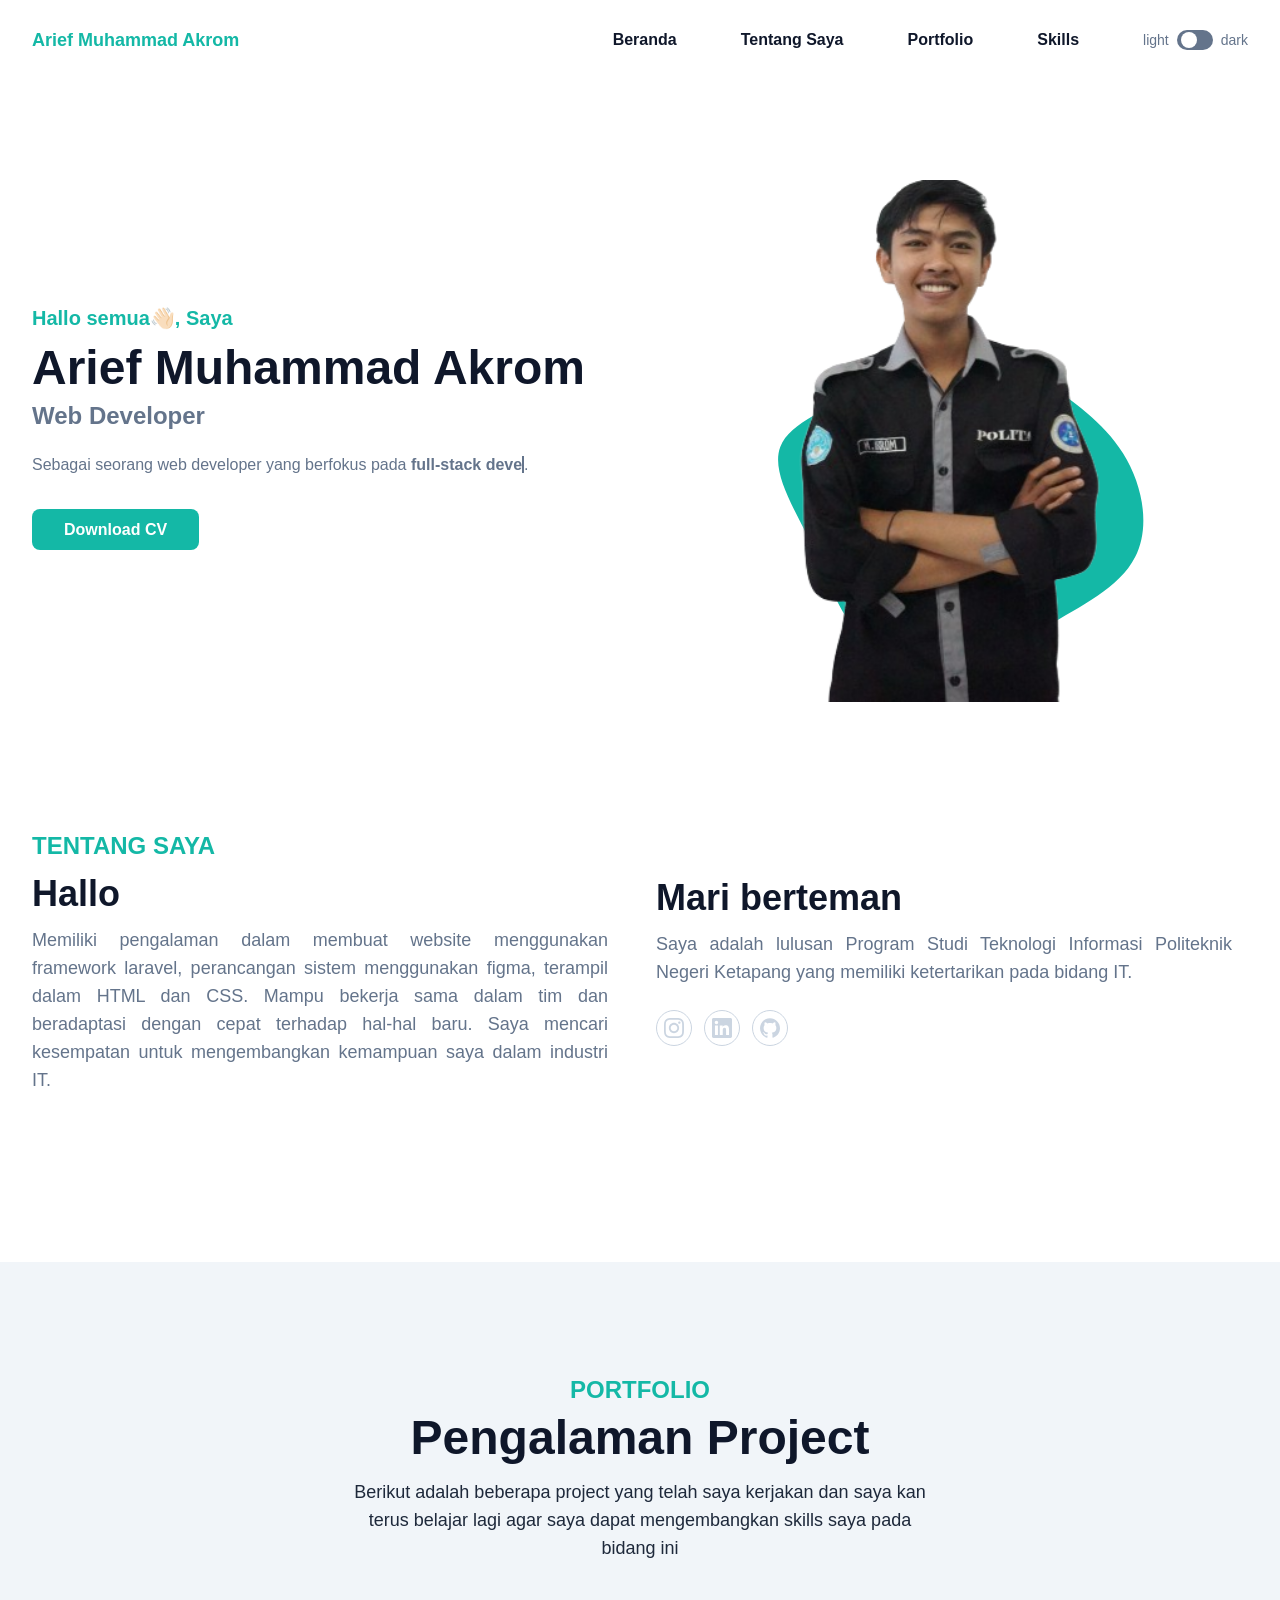
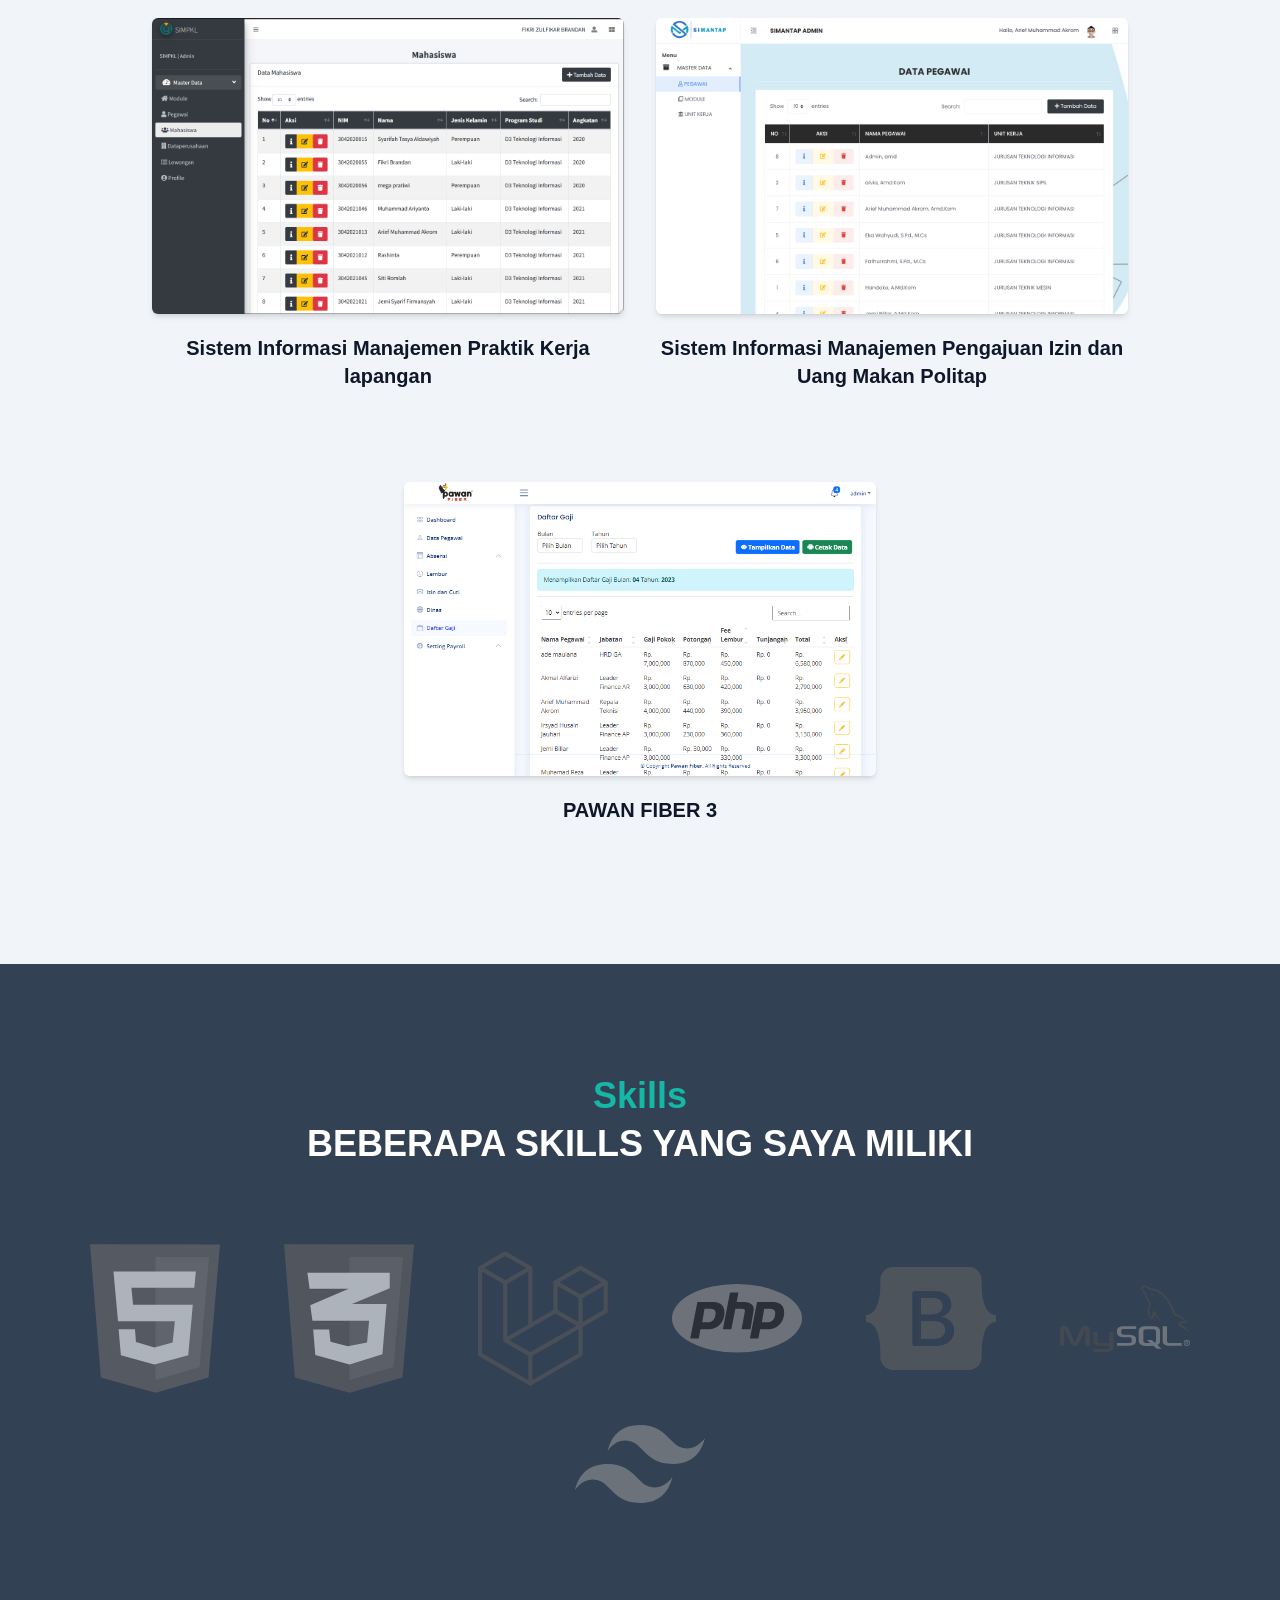
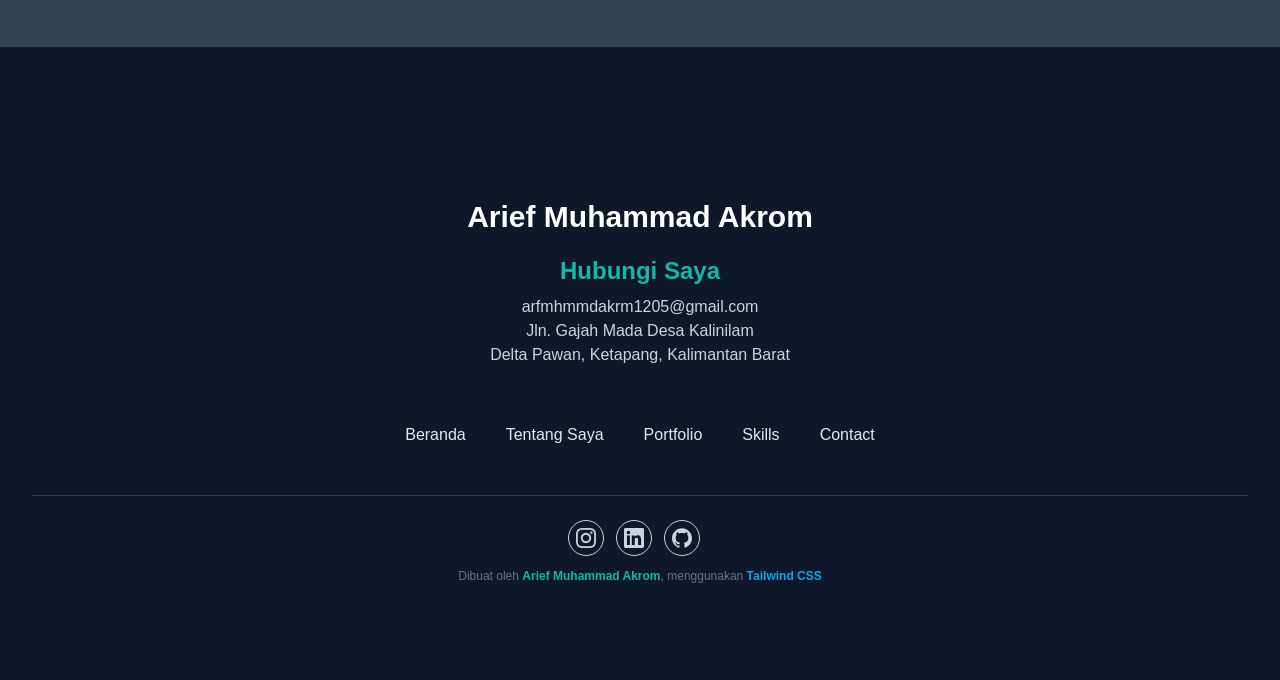
<file: index.html>
<!DOCTYPE html>
<html lang="en" class="scroll-smooth">

<head>
    <meta charset="UTF-8">
    <meta name="viewport" content="width=device-width, initial-scale=1.0">
    <title>Portfolio - Arief Muhammad Akrom</title>
    <link href="css/output.css" rel="stylesheet" />
    <script>
        if (localStorage.theme === 'dark' || (!('theme' in localStorage) && window.matchMedia('(prefers-color-scheme: dark)').matches)) {
            document.documentElement.classList.add('dark')
        } else {
            document.documentElement.classList.remove('dark')
        }
    </script>
</head>

<body>
    <!-- Navbar -->
    <header class="bg-transparent absolute top-0 left-0 w-full flex items-center z-10 ">
        <div class="container">
            <div class="flex items-center justify-between relative">
                <div class="px-4">
                    <a href="home" class="font-bold text-lg text-primary block py-6">Arief Muhammad Akrom</a>
                </div>
                <div class="flex items-center justify-center px-4">
                    <button id="hamburger" name="hamburger" type="button" class="block absolute right-4 lg:hidden">
                        <span class="hamburger-line transition duration-300 ease-in-out origin-top-left"></span>
                        <span class="hamburger-line transition duration-300 ease-in-out"></span>
                        <span class="hamburger-line transition duration-300 ease-in-out origin-bottom-left"></span>
                    </button>

                    <nav id="nav-menu"
                        class="hidden absolute py-5 bg-white shadow-lg rounded-lg max-w-[250px] w-full right-4 top-full lg:block lg:static lg:bg-transparent lg:max-w-full lg:shadow-none lg:rounded-none dark:bg-dark dark:shadow-slate-500 lg:dark:bg-transparent">
                        <ul class="block lg:flex">
                            <li class="group">
                                <a href="#home"
                                    class="text-base font-bold text-dark py-2 mx-8 group-hover:text-primary dark:text-white flex">Beranda</a>
                            </li>
                            <li class="group">
                                <a href="#about"
                                    class="text-base font-bold text-dark py-2 mx-8 group-hover:text-primary dark:text-white flex">Tentang
                                    Saya</a>
                            </li>
                            <li class="group">
                                <a href="#portfolio"
                                    class="text-base font-bold text-dark py-2 mx-8 group-hover:text-primary dark:text-white flex">Portfolio</a>
                            </li>
                            <li class="group">
                                <a href="#skills"
                                    class="text-base font-bold text-dark py-2 mx-8 group-hover:text-primary dark:text-white flex">Skills</a>
                            </li>
                            <li class="mt-3 lg:mt-0 flex items-center pl-8">
                                <div class="flex">
                                    <span class="mr-2 text-sm text-slate-500 dark:text-slate-100">light</span>
                                    <input type="checkbox" class="hidden" name="" id="dark-toggle" />
                                    <label for="dark-toggle">
                                        <div
                                            class="flex h-5 w-9 cursor-pointer items-center rounded-full bg-slate-500 p-1">
                                            <div
                                                class="toggle-circle h-4 w-4 rounded-full bg-white transition duration-300 ease-in-out">

                                            </div>
                                        </div>
                                    </label>
                                    <span class="ml-2 text-sm text-slate-500 dark:text-slate-100">dark</span>
                                </div>
                            </li>
                        </ul>
                    </nav>
                </div>
            </div>
        </div>
    </header>
    <!-- Navbar End -->

    <!-- Hero Section -->
    <section id="home" class="pt-36 dark:bg-dark">
        <div class="container">
            <div class="flex flex-wrap">
                <div class="w-full self-center px-4 lg:w-1/2">
                    <h1 class="mb-2 text-base font-semibold text text-primary md:text-xl">Hallo semua<span
                            class="animate-[wave_5s_ease-in-out_2]">👋🏻</span>, Saya <span
                            class="block font-bold text-dark text-4xl mt-3 lg:text-5xl dark:text-white"> Arief Muhammad
                            Akrom</span></h1>
                    <h2 class="font-medium text-slate-500 text-lg mb-5 lg:text-2xl dark:text-slate-200"><span
                            class="dark:text-primary font-bold">Web Developer</span></h2>
                        <p class="text-medium text-slate-500 mb-10 leading-relaxed dark:text-slate-200">
                            Sebagai seorang web developer yang berfokus pada <span class="dark:text-primary font-bold typing-effect" id="typing-text"></span>.
                        </p>
                            

                    <a href="img/CV Arief.pdf" target="_blank"
                        class="text-base font-semibold text-white bg-primary py-3 px-8 rounded-lg hover:shadow-lg hover:opacity-80 transition duration-300 ease-in-out">Download
                        CV</a>
                </div>
                <div class="w-full self-end px-4 lg:w-1/2">
                    <div class="relative mt-10 lg:mt-9 lg:right-0">
                        <img src="img/arief.png" alt="akrommm" class="max-w-full mx-auto relative z-10" width="320" />
                        <span class="absolute -bottom-0 -translate-x-1/2 left-1/2 md:scale-125">
                            <svg width="400" height="400" viewBox="0 0 200 200" xmlns="http://www.w3.org/2000/svg">
                                <path fill="#14b8a6"
                                    d="M35.8,-49.3C48,-40.5,60.6,-32.1,68.4,-19.5C76.3,-6.9,79.5,10,73.2,22.1C67,34.3,51.4,41.7,37.6,49.9C23.8,58,11.9,66.8,-1,68.2C-13.8,69.5,-27.7,63.3,-36.6,53.6C-45.6,43.9,-49.6,30.7,-56.3,16.7C-63,2.7,-72.5,-11.9,-68.7,-22C-65,-32.1,-48.1,-37.5,-34.4,-45.8C-20.8,-54.2,-10.4,-65.4,0.7,-66.4C11.8,-67.4,23.6,-58.1,35.8,-49.3Z"
                                    transform="translate(100 100)" />
                            </svg>
                        </span>
                    </div>
                </div>
            </div>
        </div>
    </section>
    <!-- end Hero Section -->

    <!-- About Section -->
    <section id="about" class="pt-32 pb-32 dark:bg-dark">
        <div class="container">
            <div class="flex flex-wrap">
                <div class="w-full px-4 mb-10 lg:w-1/2 ">
                    <h4 class="font-bold uppercase text-primary text-2xl mb-3">Tentang Saya</h4>
                    <h2 class="font-bold text-dark text-3xl mb-3 max-w-md lg:text-4xl dark:text-white">Hallo</h2>
                    <p
                        class="text-justify font-medium text-base lg:text-lg text-secondary max-w-xl dark:text-slate-300">
                        Memiliki pengalaman dalam membuat website menggunakan framework laravel, perancangan sistem
                        menggunakan figma, terampil dalam HTML dan CSS. Mampu bekerja sama dalam tim dan beradaptasi
                        dengan cepat terhadap hal-hal baru. Saya mencari kesempatan untuk mengembangkan kemampuan saya
                        dalam industri IT.
                    </p>
                </div>
                <div class="w-full px-4 lg:w-1/2">
                    <h3 class="font-bold text-dark text-3xl mb-3 lg:text-4xl lg:pt-12 dark:text-white">Mari berteman
                    </h3>
                    <p
                        class="text-justify font-medium text-base text-secondary mb-6 lg:text-lg dark:text-slate-300 max-w-xl">
                        Saya adalah lulusan Program Studi Teknologi Informasi Politeknik Negeri Ketapang yang memiliki ketertarikan pada bidang IT.
                    </p>
                    <div class="flex items-center">
                        <!-- Instagram -->
                        <a href="https://www.instagram.com/arfmhmmdakrm_/?hl=id" target=" blank"
                            class="w-9 h-9 mr-3 rounded-full flex justify-center items-center border border-slate-300 hover:border-primary hover:bg-primary hover:text-white text-slate-300">
                            <svg role="img" class="fill-current" width="20" viewBox="0 0 24 24"
                                xmlns="http://www.w3.org/2000/svg">
                                <title>Instagram</title>
                                <path
                                    d="M12 0C8.74 0 8.333.015 7.053.072 5.775.132 4.905.333 4.14.63c-.789.306-1.459.717-2.126 1.384S.935 3.35.63 4.14C.333 4.905.131 5.775.072 7.053.012 8.333 0 8.74 0 12s.015 3.667.072 4.947c.06 1.277.261 2.148.558 2.913.306.788.717 1.459 1.384 2.126.667.666 1.336 1.079 2.126 1.384.766.296 1.636.499 2.913.558C8.333 23.988 8.74 24 12 24s3.667-.015 4.947-.072c1.277-.06 2.148-.262 2.913-.558.788-.306 1.459-.718 2.126-1.384.666-.667 1.079-1.335 1.384-2.126.296-.765.499-1.636.558-2.913.06-1.28.072-1.687.072-4.947s-.015-3.667-.072-4.947c-.06-1.277-.262-2.149-.558-2.913-.306-.789-.718-1.459-1.384-2.126C21.319 1.347 20.651.935 19.86.63c-.765-.297-1.636-.499-2.913-.558C15.667.012 15.26 0 12 0zm0 2.16c3.203 0 3.585.016 4.85.071 1.17.055 1.805.249 2.227.415.562.217.96.477 1.382.896.419.42.679.819.896 1.381.164.422.36 1.057.413 2.227.057 1.266.07 1.646.07 4.85s-.015 3.585-.074 4.85c-.061 1.17-.256 1.805-.421 2.227-.224.562-.479.96-.899 1.382-.419.419-.824.679-1.38.896-.42.164-1.065.36-2.235.413-1.274.057-1.649.07-4.859.07-3.211 0-3.586-.015-4.859-.074-1.171-.061-1.816-.256-2.236-.421-.569-.224-.96-.479-1.379-.899-.421-.419-.69-.824-.9-1.38-.165-.42-.359-1.065-.42-2.235-.045-1.26-.061-1.649-.061-4.844 0-3.196.016-3.586.061-4.861.061-1.17.255-1.814.42-2.234.21-.57.479-.96.9-1.381.419-.419.81-.689 1.379-.898.42-.166 1.051-.361 2.221-.421 1.275-.045 1.65-.06 4.859-.06l.045.03zm0 3.678c-3.405 0-6.162 2.76-6.162 6.162 0 3.405 2.76 6.162 6.162 6.162 3.405 0 6.162-2.76 6.162-6.162 0-3.405-2.76-6.162-6.162-6.162zM12 16c-2.21 0-4-1.79-4-4s1.79-4 4-4 4 1.79 4 4-1.79 4-4 4zm7.846-10.405c0 .795-.646 1.44-1.44 1.44-.795 0-1.44-.646-1.44-1.44 0-.794.646-1.439 1.44-1.439.793-.001 1.44.645 1.44 1.439z" />
                            </svg>
                        </a>

                        <!-- Linkedin -->
                        <a href="https://www.linkedin.com/in/arief-muhammad-akrom-45484227a/" target=" blank"
                            class="w-9 h-9 mr-3 rounded-full flex justify-center items-center border border-slate-300 hover:border-primary hover:bg-primary hover:text-white text-slate-300">
                            <svg role="img" class="fill-current" width="20" viewBox="0 0 24 24"
                                xmlns="http://www.w3.org/2000/svg">
                                <title>LinkedIn</title>
                                <path
                                    d="M20.447 20.452h-3.554v-5.569c0-1.328-.027-3.037-1.852-3.037-1.853 0-2.136 1.445-2.136 2.939v5.667H9.351V9h3.414v1.561h.046c.477-.9 1.637-1.85 3.37-1.85 3.601 0 4.267 2.37 4.267 5.455v6.286zM5.337 7.433c-1.144 0-2.063-.926-2.063-2.065 0-1.138.92-2.063 2.063-2.063 1.14 0 2.064.925 2.064 2.063 0 1.139-.925 2.065-2.064 2.065zm1.782 13.019H3.555V9h3.564v11.452zM22.225 0H1.771C.792 0 0 .774 0 1.729v20.542C0 23.227.792 24 1.771 24h20.451C23.2 24 24 23.227 24 22.271V1.729C24 .774 23.2 0 22.222 0h.003z" />
                            </svg>
                        </a>

                        <!-- Github -->
                        <a href="https://github.com/akrommm" target=" blank"
                            class="w-9 h-9 mr-3 rounded-full flex justify-center items-center border border-slate-300 hover:border-primary hover:bg-primary hover:text-white text-slate-300">
                            <svg role="img" class="fill-current" width="20" viewBox="0 0 24 24"
                                xmlns="http://www.w3.org/2000/svg">
                                <title>GitHub</title>
                                <path
                                    d="M12 .297c-6.63 0-12 5.373-12 12 0 5.303 3.438 9.8 8.205 11.385.6.113.82-.258.82-.577 0-.285-.01-1.04-.015-2.04-3.338.724-4.042-1.61-4.042-1.61C4.422 18.07 3.633 17.7 3.633 17.7c-1.087-.744.084-.729.084-.729 1.205.084 1.838 1.236 1.838 1.236 1.07 1.835 2.809 1.305 3.495.998.108-.776.417-1.305.76-1.605-2.665-.3-5.466-1.332-5.466-5.93 0-1.31.465-2.38 1.235-3.22-.135-.303-.54-1.523.105-3.176 0 0 1.005-.322 3.3 1.23.96-.267 1.98-.399 3-.405 1.02.006 2.04.138 3 .405 2.28-1.552 3.285-1.23 3.285-1.23.645 1.653.24 2.873.12 3.176.765.84 1.23 1.91 1.23 3.22 0 4.61-2.805 5.625-5.475 5.92.42.36.81 1.096.81 2.22 0 1.606-.015 2.896-.015 3.286 0 .315.21.69.825.57C20.565 22.092 24 17.592 24 12.297c0-6.627-5.373-12-12-12" />
                            </svg>
                        </a>
                    </div>
                </div>
            </div>
        </div>
    </section>
    <!-- End About Section -->

    <!-- Portfolio -->
    <section id="portfolio" class="pt-28 pb-16 bg-slate-100 dark:bg-slate-800">
        <div class="container">
            <div class="w-full px-4">
                <div class="max-w-xl mx-auto text-center mb-10">
                    <h4 class="font-semibold text-2xl uppercase text-primary mb-2">Portfolio</h4>
                    <h2 class="font-bold text-dark text-3xl mb-4 sm:text-4xl md:text-5xl dark:text-white">Pengalaman Project</h2>
                    <p class="font-medium text-md text-slate-800 md:text-lg dark:text-slate-300">Berikut adalah beberapa
                        project yang telah saya kerjakan dan saya kan terus belajar lagi agar saya dapat mengembangkan
                        skills saya pada bidang ini</p>
                </div>
            </div>
            <div class="w-full px-4 flex flex-wrap justify-center xl:w-10/12 xl:mx-auto">
                <!-- Project 1 -->
                <div class="mb-12 p-4 md:w-1/2">
                    <a href="simpkl.html" target="_blank">
                        <div class="rounded-md shadow-md overflow-hidden">
                            <img src="img/simpkl.png" alt="simpkl" width="w-full" />
                        </div>
                        <h3 class="font-semibold text-dark text-xl mt-5 mb-3 text-center dark:text-white hover:text-primary dark:hover:text-primary transition duration-300 ease-in-out">Sistem Informasi
                            Manajemen Praktik Kerja lapangan</h3>
                        <!-- <p class="font-medium text-base text-slate-800 dark:text-slate-200">
                            Project Base Learning Teknologi Informasi Politeknik Negeri Ketapang Tahun 2022
                            <br>
                            <br>
                            ▪ Bertanggung jawab dalam pembuatan class diagram dan <span class="ml-3">antarmuka sistem.</span>
                        </p> -->
                    </a>
                </div>
                <!-- Project 2 -->
                <div class="mb-12 p-4 md:w-1/2">
                    <a href="simantap.html" target="_blank">
                        <div class="rounded-md shadow-md overflow-hidden">
                            <img src="img/simantap.png" alt="simantap" width="w-full" />
                        </div>
                        <h3 class="font-semibold text-dark text-xl mt-5 mb-3 text-center dark:text-white hover:text-primary dark:hover:text-primary transition duration-300 ease-in-out">Sistem Informasi Manajemen
                            Pengajuan Izin dan Uang Makan Politap</h3>
                        <!-- <p class="font-medium text-base text-slate-800 dark:text-slate-200">
                            Project Base Learning Teknologi Informasi Politeknik Negeri Ketapang Tahun 2022
                            <br>
                            <br>
                            ▪ Bertindak sebagai programmer back-end dan front-end.
                        </p> -->
                    </a>
                </div>
                <!-- Project 3 -->
                <div class="mb-12 p-4 md:w-1/2">
                    <a href="pawan.html" target="_blank">
                        <div class="rounded-md shadow-md overflow-hidden">
                            <img src="img/pawan.png" alt="pawan" width="w-full" />
                        </div>
                        <h3 class="font-semibold text-dark text-xl mt-5 mb-3 text-center dark:text-white hover:text-primary dark:hover:text-primary transition duration-300 ease-in-out">PAWAN FIBER 3</h3>
                        <!-- <p class="font-medium text-base text-slate-800 dark:text-slate-200">
                            Project Base Learning Teknologi Informasi Politeknik Negeri Ketapang Tahun 2023
                            <br>
                            <br>
                            ▪ Bertindak sebagai programmer back-end dan front-end.
                        </p> -->
                    </a>
                </div>
            </div>
        </div>
    </section>
    <!-- Portfolio end -->

    <!-- Skills -->
    <section id="skills" class="pt-28 pb-32 bg-slate-700 dark:bg-slate-700">
        <div class="container">
            <div class="w-full px-4">
                <div class="mx-auto text-center mb-16">
                    <h4 class="font-semibold text-4xl text-primary mb-2">Skills</h4>
                    <h2 class="font-bold text-white text-3xl mb-4 sm:text-4xl md:text-4xl">BEBERAPA SKILLS YANG SAYA
                        MILIKI</h2>
                </div>
            </div>
            <div class="w-full px-4">
                <div class="flex flex-wrap items-center justify-center">
                    <a href="https://www.w3schools.com/html/" target="_blank"
                        class="max-w-[90px] xl:max-w-[130px] mx-4 py-4 grayscale opacity-60 transition duration-500 hover:grayscale-0 hover:opacity-100 lg:mx-6 xl:mx-8">
                        <img src="img/skill/html-1.svg" alt="html" />
                    </a>
                    <a href="https://www.w3schools.com/css/" target="_blank"
                        class="max-w-[90px] xl:max-w-[130px] mx-4 py-4 grayscale opacity-60 transition duration-500 hover:grayscale-0 hover:opacity-100 lg:mx-6 xl:mx-8">
                        <img src="img/skill/css-3.svg" alt="css" />
                    </a>
                    <a href="https://laravel.com/" target="_blank"
                        class="max-w-[90px] xl:max-w-[130px] mx-4 py-4 grayscale opacity-60 transition duration-500 hover:grayscale-0 hover:opacity-100 lg:mx-6 xl:mx-8">
                        <img src="img/skill/laravel-2.svg" alt="laravel" />
                    </a>
                    <a href="https://www.php.net/" target="_blank"
                        class="max-w-[90px] xl:max-w-[130px] mx-4 py-4 grayscale opacity-60 transition duration-500 hover:grayscale-0 hover:opacity-100 lg:mx-6 xl:mx-8">
                        <img src="img/skill/php-1.svg" alt="php" />
                    </a>
                    <a href="https://getbootstrap.com/" target="_blank"
                        class="max-w-[90px] xl:max-w-[130px] mx-4 py-4 grayscale opacity-60 transition duration-500 hover:grayscale-0 hover:opacity-100 lg:mx-6 xl:mx-8">
                        <img src="img/skill/bootstrap-5-1.svg" alt="bootstrap" />
                    </a>
                    <a href="https://www.mysql.com/" target="_blank"
                        class="max-w-[90px] xl:max-w-[130px] mx-4 py-4 grayscale opacity-60 transition duration-500 hover:grayscale-0 hover:opacity-100 lg:mx-6 xl:mx-8">
                        <img src="img/skill/mysql-official.svg" alt="mysql" />
                    </a>
                    <a href="https://tailwindcss.com/" target="_blank"
                        class="max-w-[90px] xl:max-w-[130px] mx-4 py-4 grayscale opacity-60 transition duration-500 hover:grayscale-0 hover:opacity-100 lg:mx-6 xl:mx-8">
                        <img src="img/skill/tailwind-css-2.svg" alt="mysql" />
                    </a>
                </div>
            </div>
        </div>
    </section>
    <!-- Skills End -->

    <!-- Footer -->
    <footer class= "bg-dark dark:bg-slate-700 pt-28 pb-12">
        <div class="container max-w-screen-xl px-4 py-12 mx-auto space-y-8 overflow-hidden sm:px-6 lg:px-8">
            <div class="px-8 flex flex-wrap justify-center -mx-5 -my-2">
                <div class="w-full justify-center text-center px-4 mb-8 text-slate-300 font-medium">
                    <h2 class="font-bold text-white text-3xl mb-5">Arief Muhammad Akrom</h2>
                    <h3 class="font-bold text-2xl mb-2 text-primary">Hubungi Saya</h3>
                    <p>arfmhmmdakrm1205@gmail.com</p>
                    <p>Jln. Gajah Mada Desa Kalinilam</p>
                    <p>Delta Pawan, Ketapang, Kalimantan Barat</p>
                </div>
                <div class="max-w-screen-xl px-4 py-6 mx-auto space-y-8 overflow-hidden sm:px-6 lg:px-8">
                    <nav class="flex flex-wrap justify-center -mx-5 -my-2">
                        <div class="px-5 py-2">
                            <a href="#home" class="text-base leading-6 text-slate-200 hover:text-primary">
                                Beranda
                            </a>
                        </div>
                        <div class="px-5 py-2">
                            <a href="#about" class="text-base leading-6 text-slate-200 hover:text-primary">
                                Tentang Saya
                            </a>
                        </div>
                        <div class="px-5 py-2">
                            <a href="#portfolio" class="text-base leading-6 text-slate-200 hover:text-primary">
                                Portfolio
                            </a>
                        </div>
                        <div class="px-5 py-2">
                            <a href="#skills" class="text-base leading-6 text-slate-200 hover:text-primary">
                                Skills
                            </a>
                        </div>
                        <div class="px-5 py-2">
                            <a href="#contact" class="text-base leading-6 text-slate-200 hover:text-primary">
                                Contact
                            </a>
                        </div>
                    </nav>
                </div>
            </div>
            <div class="w-full pt-6 border-t border-slate-700">
                <div class="flex items-center justify-center mb-3">
                    <a href="https://www.instagram.com/arfmhmmdakrm_/?hl=id" target=" blank"
                        class="w-9 h-9 mr-3 rounded-full flex justify-center items-center border border-slate-300 hover:border-primary hover:bg-primary hover:text-white text-slate-300">
                        <svg role="img" class="fill-current" width="20" viewBox="0 0 24 24"
                            xmlns="http://www.w3.org/2000/svg">
                            <title>Instagram</title>
                            <path
                                d="M12 0C8.74 0 8.333.015 7.053.072 5.775.132 4.905.333 4.14.63c-.789.306-1.459.717-2.126 1.384S.935 3.35.63 4.14C.333 4.905.131 5.775.072 7.053.012 8.333 0 8.74 0 12s.015 3.667.072 4.947c.06 1.277.261 2.148.558 2.913.306.788.717 1.459 1.384 2.126.667.666 1.336 1.079 2.126 1.384.766.296 1.636.499 2.913.558C8.333 23.988 8.74 24 12 24s3.667-.015 4.947-.072c1.277-.06 2.148-.262 2.913-.558.788-.306 1.459-.718 2.126-1.384.666-.667 1.079-1.335 1.384-2.126.296-.765.499-1.636.558-2.913.06-1.28.072-1.687.072-4.947s-.015-3.667-.072-4.947c-.06-1.277-.262-2.149-.558-2.913-.306-.789-.718-1.459-1.384-2.126C21.319 1.347 20.651.935 19.86.63c-.765-.297-1.636-.499-2.913-.558C15.667.012 15.26 0 12 0zm0 2.16c3.203 0 3.585.016 4.85.071 1.17.055 1.805.249 2.227.415.562.217.96.477 1.382.896.419.42.679.819.896 1.381.164.422.36 1.057.413 2.227.057 1.266.07 1.646.07 4.85s-.015 3.585-.074 4.85c-.061 1.17-.256 1.805-.421 2.227-.224.562-.479.96-.899 1.382-.419.419-.824.679-1.38.896-.42.164-1.065.36-2.235.413-1.274.057-1.649.07-4.859.07-3.211 0-3.586-.015-4.859-.074-1.171-.061-1.816-.256-2.236-.421-.569-.224-.96-.479-1.379-.899-.421-.419-.69-.824-.9-1.38-.165-.42-.359-1.065-.42-2.235-.045-1.26-.061-1.649-.061-4.844 0-3.196.016-3.586.061-4.861.061-1.17.255-1.814.42-2.234.21-.57.479-.96.9-1.381.419-.419.81-.689 1.379-.898.42-.166 1.051-.361 2.221-.421 1.275-.045 1.65-.06 4.859-.06l.045.03zm0 3.678c-3.405 0-6.162 2.76-6.162 6.162 0 3.405 2.76 6.162 6.162 6.162 3.405 0 6.162-2.76 6.162-6.162 0-3.405-2.76-6.162-6.162-6.162zM12 16c-2.21 0-4-1.79-4-4s1.79-4 4-4 4 1.79 4 4-1.79 4-4 4zm7.846-10.405c0 .795-.646 1.44-1.44 1.44-.795 0-1.44-.646-1.44-1.44 0-.794.646-1.439 1.44-1.439.793-.001 1.44.645 1.44 1.439z" />
                        </svg>
                    </a>

                    <!-- Linkedin -->
                    <a href="https://www.linkedin.com/in/arief-muhammad-akrom-45484227a/" target=" blank"
                        class="w-9 h-9 mr-3 rounded-full flex justify-center items-center border border-slate-300 hover:border-primary hover:bg-primary hover:text-white text-slate-300">
                        <svg role="img" class="fill-current" width="20" viewBox="0 0 24 24"
                            xmlns="http://www.w3.org/2000/svg">
                            <title>LinkedIn</title>
                            <path
                                d="M20.447 20.452h-3.554v-5.569c0-1.328-.027-3.037-1.852-3.037-1.853 0-2.136 1.445-2.136 2.939v5.667H9.351V9h3.414v1.561h.046c.477-.9 1.637-1.85 3.37-1.85 3.601 0 4.267 2.37 4.267 5.455v6.286zM5.337 7.433c-1.144 0-2.063-.926-2.063-2.065 0-1.138.92-2.063 2.063-2.063 1.14 0 2.064.925 2.064 2.063 0 1.139-.925 2.065-2.064 2.065zm1.782 13.019H3.555V9h3.564v11.452zM22.225 0H1.771C.792 0 0 .774 0 1.729v20.542C0 23.227.792 24 1.771 24h20.451C23.2 24 24 23.227 24 22.271V1.729C24 .774 23.2 0 22.222 0h.003z" />
                        </svg>
                    </a>

                    <!-- Github -->
                    <a href="https://github.com/akrommm" target=" blank"
                        class="w-9 h-9 mr-3 rounded-full flex justify-center items-center border border-slate-300 hover:border-primary hover:bg-primary hover:text-white text-slate-300">
                        <svg role="img" class="fill-current" width="20" viewBox="0 0 24 24"
                            xmlns="http://www.w3.org/2000/svg">
                            <title>GitHub</title>
                            <path
                                d="M12 .297c-6.63 0-12 5.373-12 12 0 5.303 3.438 9.8 8.205 11.385.6.113.82-.258.82-.577 0-.285-.01-1.04-.015-2.04-3.338.724-4.042-1.61-4.042-1.61C4.422 18.07 3.633 17.7 3.633 17.7c-1.087-.744.084-.729.084-.729 1.205.084 1.838 1.236 1.838 1.236 1.07 1.835 2.809 1.305 3.495.998.108-.776.417-1.305.76-1.605-2.665-.3-5.466-1.332-5.466-5.93 0-1.31.465-2.38 1.235-3.22-.135-.303-.54-1.523.105-3.176 0 0 1.005-.322 3.3 1.23.96-.267 1.98-.399 3-.405 1.02.006 2.04.138 3 .405 2.28-1.552 3.285-1.23 3.285-1.23.645 1.653.24 2.873.12 3.176.765.84 1.23 1.91 1.23 3.22 0 4.61-2.805 5.625-5.475 5.92.42.36.81 1.096.81 2.22 0 1.606-.015 2.896-.015 3.286 0 .315.21.69.825.57C20.565 22.092 24 17.592 24 12.297c0-6.627-5.373-12-12-12" />
                        </svg>
                    </a>
                </div>
                <p class="font-medium text-xs text-slate-500 text-center">Dibuat oleh <a
                        href="https://www.instagram.com/arfmhmmdakrm_/?hl=id" target="_blank"
                        class="font-bold text-primary">Arief Muhammad Akrom</a>, menggunakan <a
                        href="https://tailwindcss.com/" target="_blank" class="font-bold text-sky-500">Tailwind CSS</a>
                </p>
            </div>
        </div>
    </footer>
    <!-- Footer End -->

    <!-- Back To Top -->
    <a href="#home"
        class="hidden fixed bottom-4 right-4 z-[9999] p-4 h-14 w-14 bg-primary rounded-full justify-center hover:animate-pulse"
        id="to-top">
        <svg viewBox="-0.5 0 155 155" fill="fill-current" xmlns="http://www.w3.org/2000/svg" transform="rotate(-45)">
            <g id="SVGRepo_bgCarrier" stroke-width="0"></g>
            <g id="SVGRepo_tracerCarrier" stroke-linecap="round" stroke-linejoin="round"></g>
            <g id="SVGRepo_iconCarrier">
                <path
                    d="M106.407 96.8913C111.542 102.976 114.23 109.624 114.119 117.272C113.966 127.809 108.553 135.741 100.947 142.254C92.0832 149.843 81.3711 153.044 69.9069 153.943C67.396 154.087 64.8793 154.095 62.3675 153.968C61.2825 153.947 60.2075 153.756 59.1817 153.401C55.071 151.912 54.4462 148.867 57.7062 146.002C60.9065 143.191 64.3602 140.658 67.443 137.729C69.8054 135.468 71.9448 132.984 73.8318 130.313C75.8297 127.501 76.0056 124.257 74.7671 120.518C72.7928 121.437 70.9019 122.169 69.1639 123.165C65.5199 125.253 63.4643 125.166 60.3381 122.422C57.3006 119.755 54.3156 117.028 51.2938 114.343C50.8442 113.992 50.3743 113.668 49.8866 113.373C48.0535 115.067 46.3496 116.757 44.523 118.301C42.1025 120.348 39.7016 120.401 38.131 118.589C36.6588 116.893 36.901 114.651 39.0282 112.471C40.5377 110.923 42.2626 109.584 43.5372 108.461C40.1098 104.278 36.6555 100.848 34.1719 96.8237C31.2696 92.1178 34.8565 87.9231 37.0979 83.3189C32.8192 83.0504 29.3006 83.8341 26.4724 86.0033C23.7734 88.1917 21.3394 90.6881 19.2199 93.4416C17.1669 95.975 15.57 98.8767 13.7474 101.599C12.0291 104.166 10.2688 106.864 6.65102 106.491C4.14644 106.233 0.654067 101.721 0.422379 98.33C-0.102691 90.599 0.881819 83.0753 4.49168 76.0867C11.1049 63.2881 21.523 54.9657 35.0947 50.5131C40.7812 48.6478 46.5098 49.2418 52.3098 51.0087C52.6314 50.6385 53.0088 50.2697 53.3107 49.8476C68.9736 27.9581 90.3183 14.0634 115.597 5.81196C124.206 3.00217 132.916 0.444402 142.093 0.21009C144.385 0.151676 146.679 -0.0235928 148.97 0.00266074C151.958 0.036134 153.448 1.09614 153.327 4.01488C153.172 9.66322 152.644 15.2951 151.744 20.8736C148.056 41.8521 137.967 59.8443 124.863 76.254C119.763 82.6415 114.02 88.5177 108.563 94.621C107.918 95.3403 107.232 96.0243 106.407 96.8913ZM55.4163 106.628C58.8292 109.34 61.3148 111.468 63.9867 113.323C64.4408 113.537 64.9369 113.646 65.4389 113.644C65.9408 113.641 66.4358 113.527 66.8877 113.308C71.1231 111.063 75.4543 108.915 79.3969 106.215C93.4392 96.5986 106.143 85.4257 116.822 72.1336C122.616 64.9224 127.917 57.3167 133.55 49.7426L100.91 19.4316C99.8323 19.9355 98.7827 20.4966 97.7652 21.1125C91.3987 25.3374 84.9081 29.3961 78.7602 33.9196C71.8687 38.9892 66.0371 45.1843 60.8311 52.0129C52.1969 63.3367 47.1136 76.5599 40.7248 89.0828C40.0895 90.3299 40.4459 92.8417 41.3464 93.9568C43.6901 96.8598 46.5925 99.3126 49.7416 102.406C54.6641 97.3035 58.9959 92.5352 63.6454 88.0938C66.324 85.689 69.196 83.5087 72.2323 81.575C73.8285 80.4907 75.8664 80.1212 77.3268 81.7864C78.8068 83.4745 77.5322 85.1277 76.4919 86.4844C75.2622 88.0169 73.9298 89.4642 72.504 90.8162C69.5505 93.7356 66.5904 96.6465 63.5476 99.4701C60.9951 101.843 58.3212 104.081 55.4163 106.628ZM147.141 6.3889C133.175 6.41712 120.848 11.6094 108.28 15.8349L108.056 16.7045L136.962 41.0731C141.915 33.2233 145.713 20.2816 147.141 6.3889ZM77.9707 141.64C89.7309 139.425 98.8422 133.46 103.962 122.528C107.375 115.232 104.991 108.423 100.968 101.949C94.1966 107.118 87.7199 112.064 81.2445 117.008C86.3449 126.009 83.7327 133.936 77.9707 141.64ZM48.698 56.4944C31.8839 53.7377 8.64104 76.4733 10.1486 92.0817C17.0146 81.239 25.8253 74.7064 39.084 77.0567L48.698 56.4944Z"
                    fill="#000000"></path>
                <path
                    d="M14.6051 140.579C15.1033 139.678 15.6382 138.038 16.7054 136.898C20.7301 132.601 24.9024 128.441 29.0774 124.288C30.3034 123.068 31.8543 122.299 33.4499 123.601C35.1327 124.974 34.3963 126.615 33.402 127.973C29.989 132.633 26.5682 137.293 22.9616 141.802C21.8888 143.034 20.5253 143.979 18.9947 144.55C16.7225 145.446 14.5257 143.644 14.6051 140.579Z"
                    fill="#000000"></path>
                <path
                    d="M51.9876 123.87C54.4075 123.936 56.1665 126.118 55.0901 127.808C52.3487 132.062 49.3371 136.136 46.074 140.004C44.905 141.404 42.8061 141.206 41.3214 139.866C40.6426 139.292 40.1985 138.488 40.0735 137.607C39.9485 136.727 40.1513 135.831 40.6434 135.09C41.5342 133.607 42.5933 132.232 43.7998 130.991C45.587 129.088 47.4753 127.273 49.4167 125.529C50.22 124.897 51.0807 124.342 51.9876 123.87Z"
                    fill="#000000"></path>
                <path
                    d="M30.3682 105.409C29.9062 106.43 29.3605 107.411 28.7366 108.341C25.689 112.145 22.5946 115.911 19.4534 119.638C18.8631 120.274 18.1765 120.813 17.4187 121.234C15.8501 122.199 14.2552 122.197 12.9904 120.769C11.6836 119.294 11.9737 117.656 13.2838 116.387C17.5723 112.23 21.91 108.121 26.3337 104.109C26.912 103.584 28.1433 103.499 28.9893 103.655C29.4973 103.749 29.8465 104.705 30.3682 105.409Z"
                    fill="#000000"></path>
                <path
                    d="M99.4671 35.7334C103.729 35.6749 107.015 37.4181 110.313 40.1649C113.732 43.0121 116.286 46.049 117.548 50.2935C120.461 60.111 114.697 67.338 105.35 68.6599C97.775 69.731 91.3495 66.6114 86.6757 60.6814C82.672 55.6 82.5638 49.6871 85.3407 44.0052C88.1407 38.2721 93.1846 35.7944 99.4671 35.7334ZM90.4707 51.4625C91.5654 53.3514 92.3511 55.7595 93.9821 57.2317C95.6715 58.7564 98.1281 59.5118 100.344 60.3545C103.255 61.4624 105.775 60.2889 107.753 58.2294C109.668 56.2374 109.739 53.7354 108.803 51.1869C107.329 47.1688 103.891 45.1524 100.438 43.3337C97.3373 41.7008 94.3949 42.6774 92.6274 45.7353C91.7262 47.2915 91.3232 49.1358 90.4707 51.4625Z"
                    fill="#000000"></path>
            </g>
        </svg>
    </a>
    <!-- END -->

    <script src="js/script.js"></script>
    <script>
        const text = "full-stack developer";
        const typingTextElement = document.getElementById('typing-text');
        let index = 0;

        function type() {
            if (index < text.length) {
                typingTextElement.textContent += text.charAt(index);
                index++;
                setTimeout(type, 120);
            }
        }

        window.onload = type;
    </script>
</body>

</html>
</file>
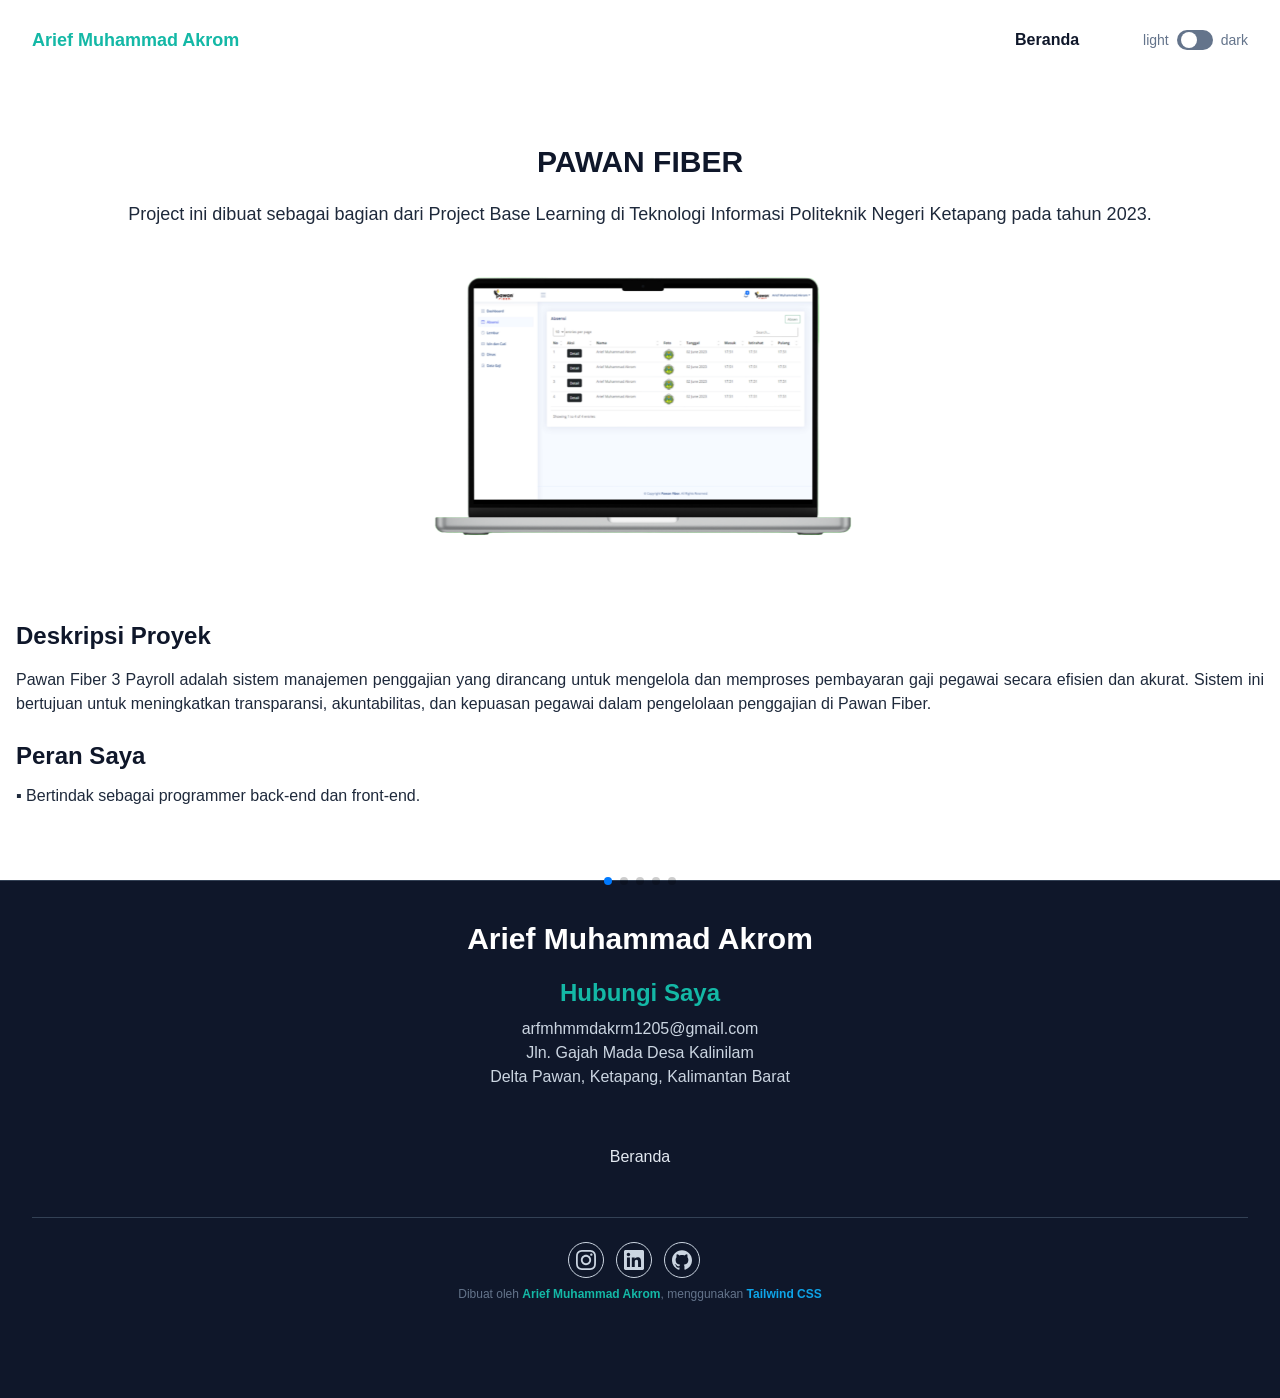
<file: pawan.html>
<!DOCTYPE html>
<html lang="en" class="scroll-smooth">

<head>
    <meta charset="UTF-8">
    <meta name="viewport" content="width=device-width, initial-scale=1.0">
    <title>PAWAN FIBER 3</title>
    <link href="css/output.css" rel="stylesheet" />
    <!-- Swiper CSS -->
    <link rel="stylesheet" href="https://unpkg.com/swiper/swiper-bundle.min.css" />

    <script>
        // Set initial theme based on localStorage or system preference
        if (localStorage.theme === 'dark' || (!('theme' in localStorage) && window.matchMedia('(prefers-color-scheme: dark)').matches)) {
            document.documentElement.classList.add('dark');
        } else {
            document.documentElement.classList.remove('dark');
        }

        // Function to toggle dark mode
        function toggleDarkMode() {
            const html = document.documentElement;
            if (html.classList.contains('dark')) {
                html.classList.remove('dark');
                localStorage.theme = 'dark'; // Set to light in localStorage
            } else {
                html.classList.add('dark');
                localStorage.theme = 'light'; // Set to dark in localStorage
            }
        }
    </script>
</head>

<body class="overflow-x-hidden">
    <!-- Navbar -->
    <header class="bg-transparent absolute top-0 left-0 w-full flex items-center z-10">
        <div class="container">
            <div class="flex items-center justify-between relative">
                <div class="px-4">
                    <a href="home" class="font-bold text-lg text-primary block py-6">Arief Muhammad Akrom</a>
                </div>
                <div class="flex items-center justify-center px-4">
                    <button id="hamburger" name="hamburger" type="button" class="block absolute right-4 lg:hidden">
                        <span class="hamburger-line transition duration-300 ease-in-out origin-top-left"></span>
                        <span class="hamburger-line transition duration-300 ease-in-out"></span>
                        <span class="hamburger-line transition duration-300 ease-in-out origin-bottom-left"></span>
                    </button>

                    <nav id="nav-menu"
                        class="hidden absolute py-5 bg-white shadow-lg rounded-lg max-w-[250px] w-full right-4 top-full lg:block lg:static lg:bg-transparent lg:max-w-full lg:shadow-none lg:rounded-none dark:bg-dark dark:shadow-slate-500 lg:dark:bg-transparent">
                        <ul class="block lg:flex">
                            <li class="group">
                                <a href="index.html"
                                    class="text-base font-bold text-dark py-2 mx-8 group-hover:text-primary dark:text-white flex">Beranda</a>
                            </li>
                            <li class="mt-3 lg:mt-0 flex items-center pl-8">
                                <div class="flex">
                                    <span class="mr-2 text-sm text-slate-500 dark:text-slate-100">light</span>
                                    <input type="checkbox" class="hidden" id="dark-toggle" onclick="toggleDarkMode()" />
                                    <label for="dark-toggle">
                                        <div class="flex h-5 w-9 cursor-pointer items-center rounded-full bg-slate-500 p-1">
                                            <div class="toggle-circle h-4 w-4 rounded-full bg-white transition duration-300 ease-in-out"></div>
                                        </div>
                                    </label>
                                    <span class="ml-2 text-sm text-slate-500 dark:text-slate-100">dark</span>
                                </div>
                            </li>
                        </ul>
                    </nav>
                </div>
            </div>
        </div>
    </header>
    <!-- Navbar End -->

    <section id="simpkl-details" class="pt-36 dark:bg-dark">
        <div class="container mx-auto px-4">
            <div class="text-center mb-10">
                <h1 class="font-bold text-3xl text-dark dark:text-white">
                    <span id="typing-text"></span>
                </h1>
                <p class="font-medium text-lg text-slate-800 dark:text-slate-300 mt-5">
                    Project ini dibuat sebagai bagian dari Project Base Learning di Teknologi Informasi Politeknik Negeri Ketapang pada tahun 2023.
                </p>
            </div>
    
            <div class="flex flex-wrap justify-center">
                <div class="w-full md:w-8/12">
                    <!-- Swiper -->
                    <div class="swiper-container mb-6">
                        <div class="swiper-wrapper">
                            <div class="swiper-slide">
                                <img src="img/pawan/absensi.png" alt="simpkl1" class="w-full h-auto max-w-md mx-auto">
                            </div>
                            <div class="swiper-slide">
                                <img src="img/pawan/daftar_gaji.png" alt="simpkl2" class="w-full h-auto max-w-md mx-auto">
                            </div>
                            <div class="swiper-slide">
                                <img src="img/pawan/data_gaji.png" alt="simpkl3" class="w-full h-auto max-w-md mx-auto">
                            </div>
                            <div class="swiper-slide">
                                <img src="img/pawan/dinas.png" alt="simpkl3" class="w-full h-auto max-w-md mx-auto">
                            </div>
                            <div class="swiper-slide">
                                <img src="img/pawan/lembur.png" alt="simpkl3" class="w-full h-auto max-w-md mx-auto">
                            </div>
                        </div>
                        <!-- Add Pagination -->
                        <div class="swiper-pagination"></div>
                        <!-- Add Navigation -->
                        <!-- <div class="swiper-button-next"></div>
                        <div class="swiper-button-prev"></div> -->
                        <br>
                        <br>
                    </div>
                    
                    <div class="text-justify">
                        <h2 class="font-semibold text-2xl text-dark dark:text-white mb-4">Deskripsi Proyek</h2>
                        <p class="font-medium text-base text-slate-800 dark:text-slate-300 mb-6">
                            Pawan Fiber 3 Payroll adalah sistem manajemen penggajian yang dirancang untuk mengelola dan memproses pembayaran gaji pegawai secara efisien dan akurat. Sistem ini bertujuan untuk meningkatkan transparansi, akuntabilitas, dan kepuasan pegawai dalam pengelolaan penggajian di Pawan Fiber.
                        </p>
                        <h3 class="font-semibold text-2xl text-dark dark:text-white mb-3">Peran Saya</h3>
                        <p class="font-medium text-base text-slate-800 dark:text-slate-300">
                            ▪ Bertindak sebagai programmer back-end dan front-end.
                        </p>
                    </div>
                </div>
            </div>
        </div>
        <br>
        <br>
        <br>
    </section>    

    <!-- Footer -->
    <footer class= "bg-dark dark:bg-slate-700 pt-12 pb-12">
        <div class="container max-w-screen-xl px-4 py-12 mx-auto space-y-8 overflow-hidden sm:px-6 lg:px-8 border-t border-slate-700">
            <div class="px-8 flex flex-wrap justify-center -mx-5 -my-2">
                <div class="w-full justify-center text-center px-4 mb-8 text-slate-300 font-medium">
                    <h2 class="font-bold text-white text-3xl mb-5">Arief Muhammad Akrom</h2>
                    <h3 class="font-bold text-2xl mb-2 text-primary">Hubungi Saya</h3>
                    <p>arfmhmmdakrm1205@gmail.com</p>
                    <p>Jln. Gajah Mada Desa Kalinilam</p>
                    <p>Delta Pawan, Ketapang, Kalimantan Barat</p>
                </div>
                <div class="max-w-screen-xl px-4 py-6 mx-auto space-y-8 overflow-hidden sm:px-6 lg:px-8">
                    <nav class="flex flex-wrap justify-center -mx-5 -my-2">
                        <div class="px-5 py-2">
                            <a href="index.html" class="text-base leading-6 text-slate-200 hover:text-primary">
                                Beranda
                            </a>
                        </div>
                    </nav>
                </div>
            </div>
            <div class="w-full pt-6 border-t border-slate-700">
                <div class="flex items-center justify-center mb-2">
                    <a href="https://www.instagram.com/arfmhmmdakrm_/?hl=id" target=" blank"
                        class="w-9 h-9 mr-3 rounded-full flex justify-center items-center border border-slate-300 hover:border-primary hover:bg-primary hover:text-white text-slate-300">
                        <svg role="img" class="fill-current" width="20" viewBox="0 0 24 24"
                            xmlns="http://www.w3.org/2000/svg">
                            <title>Instagram</title>
                            <path
                                d="M12 0C8.74 0 8.333.015 7.053.072 5.775.132 4.905.333 4.14.63c-.789.306-1.459.717-2.126 1.384S.935 3.35.63 4.14C.333 4.905.131 5.775.072 7.053.012 8.333 0 8.74 0 12s.015 3.667.072 4.947c.06 1.277.261 2.148.558 2.913.306.788.717 1.459 1.384 2.126.667.666 1.336 1.079 2.126 1.384.766.296 1.636.499 2.913.558C8.333 23.988 8.74 24 12 24s3.667-.015 4.947-.072c1.277-.06 2.148-.262 2.913-.558.788-.306 1.459-.718 2.126-1.384.666-.667 1.079-1.335 1.384-2.126.296-.765.499-1.636.558-2.913.06-1.28.072-1.687.072-4.947s-.015-3.667-.072-4.947c-.06-1.277-.262-2.149-.558-2.913-.306-.789-.718-1.459-1.384-2.126C21.319 1.347 20.651.935 19.86.63c-.765-.297-1.636-.499-2.913-.558C15.667.012 15.26 0 12 0zm0 2.16c3.203 0 3.585.016 4.85.071 1.17.055 1.805.249 2.227.415.562.217.96.477 1.382.896.419.42.679.819.896 1.381.164.422.36 1.057.413 2.227.057 1.266.07 1.646.07 4.85s-.015 3.585-.074 4.85c-.061 1.17-.256 1.805-.421 2.227-.224.562-.479.96-.899 1.382-.419.419-.824.679-1.38.896-.42.164-1.065.36-2.235.413-1.274.057-1.649.07-4.859.07-3.211 0-3.586-.015-4.859-.074-1.171-.061-1.816-.256-2.236-.421-.569-.224-.96-.479-1.379-.899-.421-.419-.69-.824-.9-1.38-.165-.42-.359-1.065-.42-2.235-.045-1.26-.061-1.649-.061-4.844 0-3.196.016-3.586.061-4.861.061-1.17.255-1.814.42-2.234.21-.57.479-.96.9-1.381.419-.419.81-.689 1.379-.898.42-.166 1.051-.361 2.221-.421 1.275-.045 1.65-.06 4.859-.06l.045.03zm0 3.678c-3.405 0-6.162 2.76-6.162 6.162 0 3.405 2.76 6.162 6.162 6.162 3.405 0 6.162-2.76 6.162-6.162 0-3.405-2.76-6.162-6.162-6.162zM12 16c-2.21 0-4-1.79-4-4s1.79-4 4-4 4 1.79 4 4-1.79 4-4 4zm7.846-10.405c0 .795-.646 1.44-1.44 1.44-.795 0-1.44-.646-1.44-1.44 0-.794.646-1.439 1.44-1.439.793-.001 1.44.645 1.44 1.439z" />
                        </svg>
                    </a>

                    <!-- Linkedin -->
                    <a href="https://www.linkedin.com/in/arief-muhammad-akrom-45484227a/" target=" blank"
                        class="w-9 h-9 mr-3 rounded-full flex justify-center items-center border border-slate-300 hover:border-primary hover:bg-primary hover:text-white text-slate-300">
                        <svg role="img" class="fill-current" width="20" viewBox="0 0 24 24"
                            xmlns="http://www.w3.org/2000/svg">
                            <title>LinkedIn</title>
                            <path
                                d="M20.447 20.452h-3.554v-5.569c0-1.328-.027-3.037-1.852-3.037-1.853 0-2.136 1.445-2.136 2.939v5.667H9.351V9h3.414v1.561h.046c.477-.9 1.637-1.85 3.37-1.85 3.601 0 4.267 2.37 4.267 5.455v6.286zM5.337 7.433c-1.144 0-2.063-.926-2.063-2.065 0-1.138.92-2.063 2.063-2.063 1.14 0 2.064.925 2.064 2.063 0 1.139-.925 2.065-2.064 2.065zm1.782 13.019H3.555V9h3.564v11.452zM22.225 0H1.771C.792 0 0 .774 0 1.729v20.542C0 23.227.792 24 1.771 24h20.451C23.2 24 24 23.227 24 22.271V1.729C24 .774 23.2 0 22.222 0h.003z" />
                        </svg>
                    </a>

                    <!-- Github -->
                    <a href="https://github.com/akrommm" target=" blank"
                        class="w-9 h-9 mr-3 rounded-full flex justify-center items-center border border-slate-300 hover:border-primary hover:bg-primary hover:text-white text-slate-300">
                        <svg role="img" class="fill-current" width="20" viewBox="0 0 24 24"
                            xmlns="http://www.w3.org/2000/svg">
                            <title>GitHub</title>
                            <path
                                d="M12 .297c-6.63 0-12 5.373-12 12 0 5.303 3.438 9.8 8.205 11.385.6.113.82-.258.82-.577 0-.285-.01-1.04-.015-2.04-3.338.724-4.042-1.61-4.042-1.61C4.422 18.07 3.633 17.7 3.633 17.7c-1.087-.744.084-.729.084-.729 1.205.084 1.838 1.236 1.838 1.236 1.07 1.835 2.809 1.305 3.495.998.108-.776.417-1.305.76-1.605-2.665-.3-5.466-1.332-5.466-5.93 0-1.31.465-2.38 1.235-3.22-.135-.303-.54-1.523.105-3.176 0 0 1.005-.322 3.3 1.23.96-.267 1.98-.399 3-.405 1.02.006 2.04.138 3 .405 2.28-1.552 3.285-1.23 3.285-1.23.645 1.653.24 2.873.12 3.176.765.84 1.23 1.91 1.23 3.22 0 4.61-2.805 5.625-5.475 5.92.42.36.81 1.096.81 2.22 0 1.606-.015 2.896-.015 3.286 0 .315.21.69.825.57C20.565 22.092 24 17.592 24 12.297c0-6.627-5.373-12-12-12" />
                        </svg>
                    </a>
                </div>
                <p class="font-medium text-xs text-slate-500 text-center">Dibuat oleh <a
                        href="https://www.instagram.com/arfmhmmdakrm_/?hl=id" target="_blank"
                        class="font-bold text-primary">Arief Muhammad Akrom</a>, menggunakan <a
                        href="https://tailwindcss.com/" target="_blank" class="font-bold text-sky-500">Tailwind CSS</a>
                </p>
            </div>
        </div>
    </footer>
    <!-- Footer End -->

    <!-- Back To Top -->
    <a href="#home"
        class="hidden fixed bottom-4 right-4 z-[9999] p-4 h-14 w-14 bg-primary rounded-full justify-center hover:animate-pulse"
        id="to-top">
        <svg viewBox="-0.5 0 155 155" fill="fill-current" xmlns="http://www.w3.org/2000/svg" transform="rotate(-45)">
            <g id="SVGRepo_bgCarrier" stroke-width="0"></g>
            <g id="SVGRepo_tracerCarrier" stroke-linecap="round" stroke-linejoin="round"></g>
            <g id="SVGRepo_iconCarrier">
                <path
                    d="M106.407 96.8913C111.542 102.976 114.23 109.624 114.119 117.272C113.966 127.809 108.553 135.741 100.947 142.254C92.0832 149.843 81.3711 153.044 69.9069 153.943C67.396 154.087 64.8793 154.095 62.3675 153.968C61.2825 153.947 60.2075 153.756 59.1817 153.401C55.071 151.912 54.4462 148.867 57.7062 146.002C60.9065 143.191 64.3602 140.658 67.443 137.729C69.8054 135.468 71.9448 132.984 73.8318 130.313C75.8297 127.501 76.0056 124.257 74.7671 120.518C72.7928 121.437 70.9019 122.169 69.1639 123.165C65.5199 125.253 63.4643 125.166 60.3381 122.422C57.3006 119.755 54.3156 117.028 51.2938 114.343C50.8442 113.992 50.3743 113.668 49.8866 113.373C48.0535 115.067 46.3496 116.757 44.523 118.301C42.1025 120.348 39.7016 120.401 38.131 118.589C36.6588 116.893 36.901 114.651 39.0282 112.471C40.5377 110.923 42.2626 109.584 43.5372 108.461C40.1098 104.278 36.6555 100.848 34.1719 96.8237C31.2696 92.1178 34.8565 87.9231 37.0979 83.3189C32.8192 83.0504 29.3006 83.8341 26.4724 86.0033C23.7734 88.1917 21.3394 90.6881 19.2199 93.4416C17.1669 95.975 15.57 98.8767 13.7474 101.599C12.0291 104.166 10.2688 106.864 6.65102 106.491C4.14644 106.233 0.654067 101.721 0.422379 98.33C-0.102691 90.599 0.881819 83.0753 4.49168 76.0867C11.1049 63.2881 21.523 54.9657 35.0947 50.5131C40.7812 48.6478 46.5098 49.2418 52.3098 51.0087C52.6314 50.6385 53.0088 50.2697 53.3107 49.8476C68.9736 27.9581 90.3183 14.0634 115.597 5.81196C124.206 3.00217 132.916 0.444402 142.093 0.21009C144.385 0.151676 146.679 -0.0235928 148.97 0.00266074C151.958 0.036134 153.448 1.09614 153.327 4.01488C153.172 9.66322 152.644 15.2951 151.744 20.8736C148.056 41.8521 137.967 59.8443 124.863 76.254C119.763 82.6415 114.02 88.5177 108.563 94.621C107.918 95.3403 107.232 96.0243 106.407 96.8913ZM55.4163 106.628C58.8292 109.34 61.3148 111.468 63.9867 113.323C64.4408 113.537 64.9369 113.646 65.4389 113.644C65.9408 113.641 66.4358 113.527 66.8877 113.308C71.1231 111.063 75.4543 108.915 79.3969 106.215C93.4392 96.5986 106.143 85.4257 116.822 72.1336C122.616 64.9224 127.917 57.3167 133.55 49.7426L100.91 19.4316C99.8323 19.9355 98.7827 20.4966 97.7652 21.1125C91.3987 25.3374 84.9081 29.3961 78.7602 33.9196C71.8687 38.9892 66.0371 45.1843 60.8311 52.0129C52.1969 63.3367 47.1136 76.5599 40.7248 89.0828C40.0895 90.3299 40.4459 92.8417 41.3464 93.9568C43.6901 96.8598 46.5925 99.3126 49.7416 102.406C54.6641 97.3035 58.9959 92.5352 63.6454 88.0938C66.324 85.689 69.196 83.5087 72.2323 81.575C73.8285 80.4907 75.8664 80.1212 77.3268 81.7864C78.8068 83.4745 77.5322 85.1277 76.4919 86.4844C75.2622 88.0169 73.9298 89.4642 72.504 90.8162C69.5505 93.7356 66.5904 96.6465 63.5476 99.4701C60.9951 101.843 58.3212 104.081 55.4163 106.628ZM147.141 6.3889C133.175 6.41712 120.848 11.6094 108.28 15.8349L108.056 16.7045L136.962 41.0731C141.915 33.2233 145.713 20.2816 147.141 6.3889ZM77.9707 141.64C89.7309 139.425 98.8422 133.46 103.962 122.528C107.375 115.232 104.991 108.423 100.968 101.949C94.1966 107.118 87.7199 112.064 81.2445 117.008C86.3449 126.009 83.7327 133.936 77.9707 141.64ZM48.698 56.4944C31.8839 53.7377 8.64104 76.4733 10.1486 92.0817C17.0146 81.239 25.8253 74.7064 39.084 77.0567L48.698 56.4944Z"
                    fill="#000000"></path>
                <path
                    d="M14.6051 140.579C15.1033 139.678 15.6382 138.038 16.7054 136.898C20.7301 132.601 24.9024 128.441 29.0774 124.288C30.3034 123.068 31.8543 122.299 33.4499 123.601C35.1327 124.974 34.3963 126.615 33.402 127.973C29.989 132.633 26.5682 137.293 22.9616 141.802C21.8888 143.034 20.5253 143.979 18.9947 144.55C16.7225 145.446 14.5257 143.644 14.6051 140.579Z"
                    fill="#000000"></path>
                <path
                    d="M51.9876 123.87C54.4075 123.936 56.1665 126.118 55.0901 127.808C52.3487 132.062 49.3371 136.136 46.074 140.004C44.905 141.404 42.8061 141.206 41.3214 139.866C40.6426 139.292 40.1985 138.488 40.0735 137.607C39.9485 136.727 40.1513 135.831 40.6434 135.09C41.5342 133.607 42.5933 132.232 43.7998 130.991C45.587 129.088 47.4753 127.273 49.4167 125.529C50.22 124.897 51.0807 124.342 51.9876 123.87Z"
                    fill="#000000"></path>
                <path
                    d="M30.3682 105.409C29.9062 106.43 29.3605 107.411 28.7366 108.341C25.689 112.145 22.5946 115.911 19.4534 119.638C18.8631 120.274 18.1765 120.813 17.4187 121.234C15.8501 122.199 14.2552 122.197 12.9904 120.769C11.6836 119.294 11.9737 117.656 13.2838 116.387C17.5723 112.23 21.91 108.121 26.3337 104.109C26.912 103.584 28.1433 103.499 28.9893 103.655C29.4973 103.749 29.8465 104.705 30.3682 105.409Z"
                    fill="#000000"></path>
                <path
                    d="M99.4671 35.7334C103.729 35.6749 107.015 37.4181 110.313 40.1649C113.732 43.0121 116.286 46.049 117.548 50.2935C120.461 60.111 114.697 67.338 105.35 68.6599C97.775 69.731 91.3495 66.6114 86.6757 60.6814C82.672 55.6 82.5638 49.6871 85.3407 44.0052C88.1407 38.2721 93.1846 35.7944 99.4671 35.7334ZM90.4707 51.4625C91.5654 53.3514 92.3511 55.7595 93.9821 57.2317C95.6715 58.7564 98.1281 59.5118 100.344 60.3545C103.255 61.4624 105.775 60.2889 107.753 58.2294C109.668 56.2374 109.739 53.7354 108.803 51.1869C107.329 47.1688 103.891 45.1524 100.438 43.3337C97.3373 41.7008 94.3949 42.6774 92.6274 45.7353C91.7262 47.2915 91.3232 49.1358 90.4707 51.4625Z"
                    fill="#000000"></path>
            </g>
        </svg>
    </a>
    <!-- END -->

    <script src="js/script.js"></script>
    <!-- Swiper JS -->
    <script src="https://unpkg.com/swiper/swiper-bundle.min.js"></script>
    <script>
        var swiper = new Swiper('.swiper-container', {
        loop: true, // Enable loop mode
        spaceBetween: 10, // Add space between slides
        pagination: {
            el: '.swiper-pagination',
            clickable: true,
        },
        navigation: {
            nextEl: '.swiper-button-next',
            prevEl: '.swiper-button-prev',
        },
});
    </script>
        <script>
            const text = "PAWAN FIBER 3";
            const typingTextElement = document.getElementById('typing-text');
            let index = 0;
    
            function type() {
                if (index < text.length) {
                    typingTextElement.textContent += text.charAt(index);
                    index++;
                    setTimeout(type, 120);
                }
            }
    
            window.onload = type;
        </script>
    
</body>

</html>
</file>
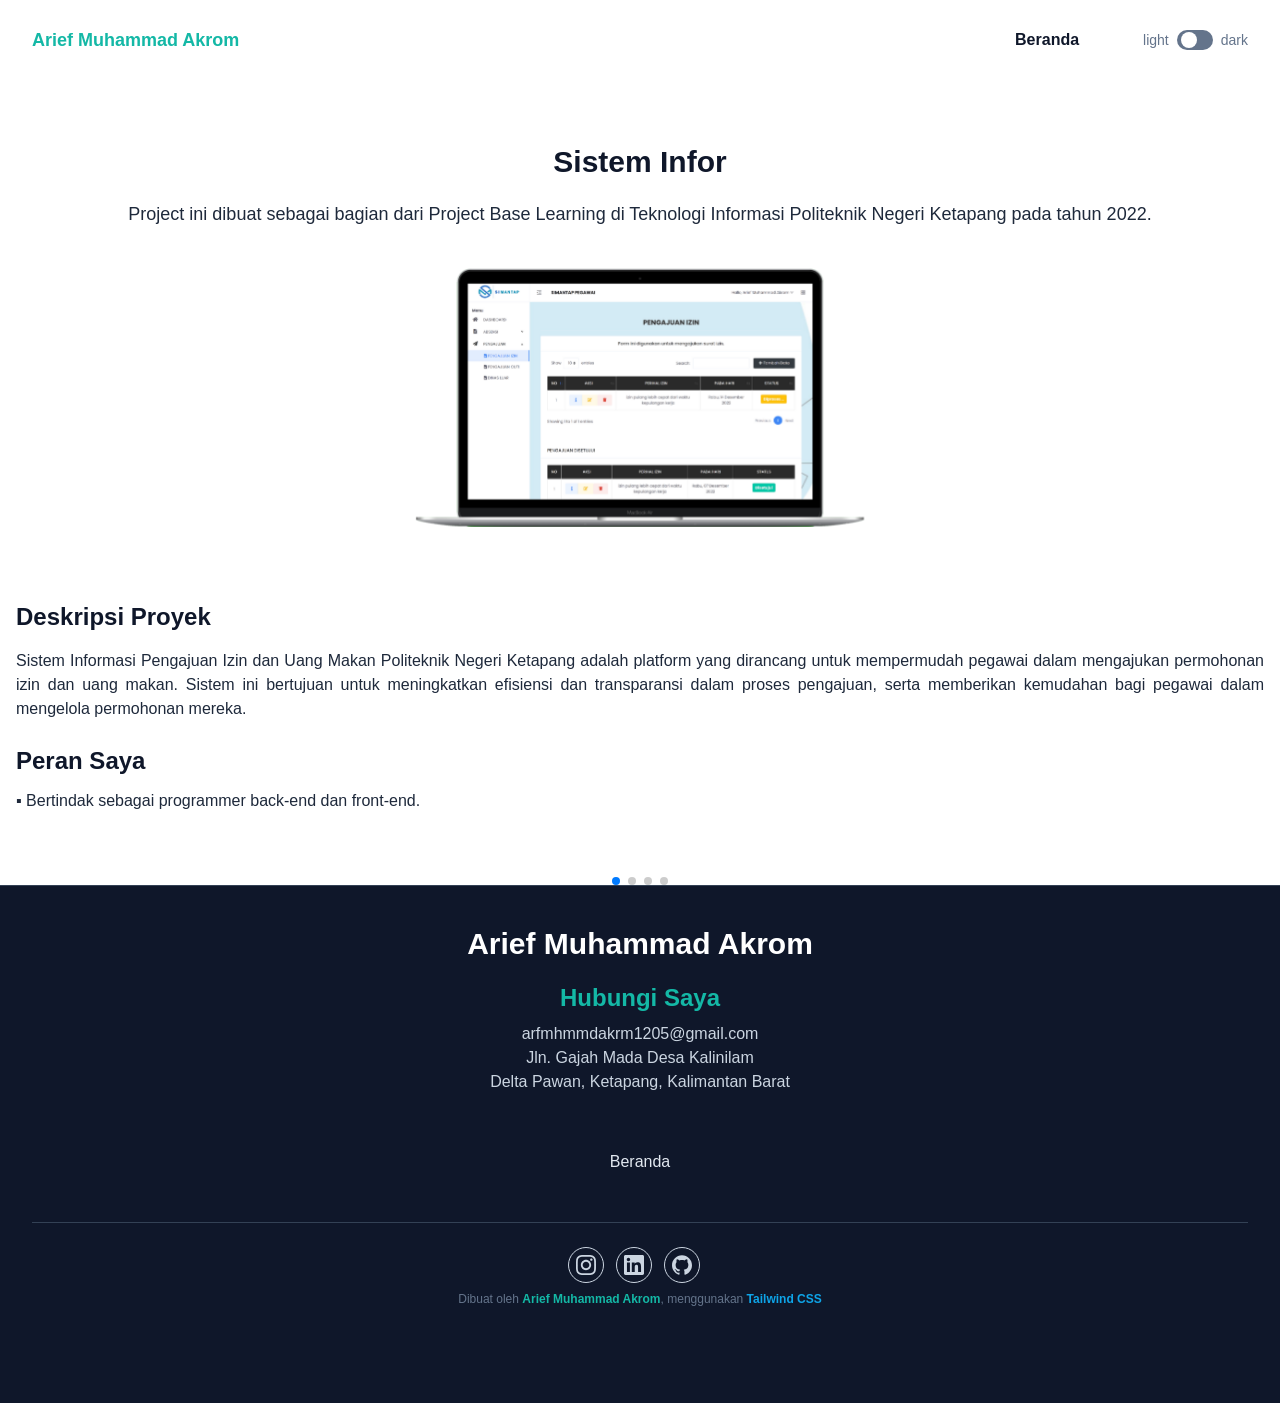
<file: simantap.html>
<!DOCTYPE html>
<html lang="en" class="scroll-smooth">

<head>
    <meta charset="UTF-8">
    <meta name="viewport" content="width=device-width, initial-scale=1.0">
    <title>Sistem Informasi Pengajuan Izin dan Uang Makan Politap</title>
    <link href="css/output.css" rel="stylesheet" />
    <!-- Swiper CSS -->
    <link rel="stylesheet" href="https://unpkg.com/swiper/swiper-bundle.min.css" />

    <script>
        // Set initial theme based on localStorage or system preference
        if (localStorage.theme === 'dark' || (!('theme' in localStorage) && window.matchMedia('(prefers-color-scheme: dark)').matches)) {
            document.documentElement.classList.add('dark');
        } else {
            document.documentElement.classList.remove('dark');
        }

        // Function to toggle dark mode
        function toggleDarkMode() {
            const html = document.documentElement;
            if (html.classList.contains('dark')) {
                html.classList.remove('dark');
                localStorage.theme = 'dark'; // Set to light in localStorage
            } else {
                html.classList.add('dark');
                localStorage.theme = 'light'; // Set to dark in localStorage
            }
        }
    </script>
</head>

<body class="overflow-x-hidden">
    <!-- Navbar -->
    <header class="bg-transparent absolute top-0 left-0 w-full flex items-center z-10">
        <div class="container">
            <div class="flex items-center justify-between relative">
                <div class="px-4">
                    <a href="home" class="font-bold text-lg text-primary block py-6">Arief Muhammad Akrom</a>
                </div>
                <div class="flex items-center justify-center px-4">
                    <button id="hamburger" name="hamburger" type="button" class="block absolute right-4 lg:hidden">
                        <span class="hamburger-line transition duration-300 ease-in-out origin-top-left"></span>
                        <span class="hamburger-line transition duration-300 ease-in-out"></span>
                        <span class="hamburger-line transition duration-300 ease-in-out origin-bottom-left"></span>
                    </button>

                    <nav id="nav-menu"
                        class="hidden absolute py-5 bg-white shadow-lg rounded-lg max-w-[250px] w-full right-4 top-full lg:block lg:static lg:bg-transparent lg:max-w-full lg:shadow-none lg:rounded-none dark:bg-dark dark:shadow-slate-500 lg:dark:bg-transparent">
                        <ul class="block lg:flex">
                            <li class="group">
                                <a href="index.html"
                                    class="text-base font-bold text-dark py-2 mx-8 group-hover:text-primary dark:text-white flex">Beranda</a>
                            </li>
                            <li class="mt-3 lg:mt-0 flex items-center pl-8">
                                <div class="flex">
                                    <span class="mr-2 text-sm text-slate-500 dark:text-slate-100">light</span>
                                    <input type="checkbox" class="hidden" id="dark-toggle" onclick="toggleDarkMode()" />
                                    <label for="dark-toggle">
                                        <div class="flex h-5 w-9 cursor-pointer items-center rounded-full bg-slate-500 p-1">
                                            <div class="toggle-circle h-4 w-4 rounded-full bg-white transition duration-300 ease-in-out"></div>
                                        </div>
                                    </label>
                                    <span class="ml-2 text-sm text-slate-500 dark:text-slate-100">dark</span>
                                </div>
                            </li>
                        </ul>
                    </nav>
                </div>
            </div>
        </div>
    </header>
    <!-- Navbar End -->

    <section id="simpkl-details" class="pt-36 dark:bg-dark">
        <div class="container mx-auto px-4">
            <div class="text-center mb-10">
                <h1 class="font-bold text-3xl text-dark dark:text-white">
                    <span id="typing-text"></span>
                </h1>
                <p class="font-medium text-lg text-slate-800 dark:text-slate-300 mt-5">
                    Project ini dibuat sebagai bagian dari Project Base Learning di Teknologi Informasi Politeknik Negeri Ketapang pada tahun 2022.
                </p>
            </div>
    
            <div class="flex flex-wrap justify-center">
                <div class="w-full md:w-8/12">
                    <!-- Swiper -->
                    <div class="swiper-container mb-6">
                        <div class="swiper-wrapper">
                            <div class="swiper-slide">
                                <img src="img/simantap/66.png" alt="simpkl1" class="w-full h-auto max-w-md mx-auto">
                            </div>
                            <div class="swiper-slide">
                                <img src="img/simantap/sort.png" alt="simpkl2" class="w-full h-auto max-w-md mx-auto">
                            </div>
                            <div class="swiper-slide">
                                <img src="img/simantap/cari.png" alt="simpkl3" class="w-full h-auto max-w-md mx-auto">
                            </div>
                            <div class="swiper-slide">
                                <img src="img/simantap/qr.png" alt="simpkl3" class="w-full h-auto max-w-md mx-auto">
                            </div>
                        </div>
                        <!-- Add Pagination -->
                        <div class="swiper-pagination"></div>
                        <!-- Add Navigation -->
                        <!-- <div class="swiper-button-next"></div>
                        <div class="swiper-button-prev"></div> -->
                        <br>
                        <br>
                    </div>
                    
                    <div class="text-justify">
                        <h2 class="font-semibold text-2xl text-dark dark:text-white mb-4">Deskripsi Proyek</h2>
                        <p class="font-medium text-base text-slate-800 dark:text-slate-300 mb-6">
                            Sistem Informasi Pengajuan Izin dan Uang Makan Politeknik Negeri Ketapang adalah platform yang dirancang untuk mempermudah pegawai dalam mengajukan permohonan izin dan uang makan. Sistem ini bertujuan untuk meningkatkan efisiensi dan transparansi dalam proses pengajuan, serta memberikan kemudahan bagi pegawai dalam mengelola permohonan mereka.
                        </p>
                        <h3 class="font-semibold text-2xl text-dark dark:text-white mb-3">Peran Saya</h3>
                        <p class="font-medium text-base text-slate-800 dark:text-slate-300">
                            ▪ Bertindak sebagai programmer back-end dan front-end.
                        </p>
                    </div>
                </div>
            </div>
        </div>
        <br>
        <br>
        <br>
    </section>    

    <!-- Footer -->
    <footer class= "bg-dark dark:bg-slate-700 pt-12 pb-12">
        <div class="container max-w-screen-xl px-4 py-12 mx-auto space-y-8 overflow-hidden sm:px-6 lg:px-8 border-t border-slate-700">
            <div class="px-8 flex flex-wrap justify-center -mx-5 -my-2">
                <div class="w-full justify-center text-center px-4 mb-8 text-slate-300 font-medium">
                    <h2 class="font-bold text-white text-3xl mb-5">Arief Muhammad Akrom</h2>
                    <h3 class="font-bold text-2xl mb-2 text-primary">Hubungi Saya</h3>
                    <p>arfmhmmdakrm1205@gmail.com</p>
                    <p>Jln. Gajah Mada Desa Kalinilam</p>
                    <p>Delta Pawan, Ketapang, Kalimantan Barat</p>
                </div>
                <div class="max-w-screen-xl px-4 py-6 mx-auto space-y-8 overflow-hidden sm:px-6 lg:px-8">
                    <nav class="flex flex-wrap justify-center -mx-5 -my-2">
                        <div class="px-5 py-2">
                            <a href="index.html" class="text-base leading-6 text-slate-200 hover:text-primary">
                                Beranda
                            </a>
                        </div>
                    </nav>
                </div>
            </div>
            <div class="w-full pt-6 border-t border-slate-700">
                <div class="flex items-center justify-center mb-2">
                    <a href="https://www.instagram.com/arfmhmmdakrm_/?hl=id" target=" blank"
                        class="w-9 h-9 mr-3 rounded-full flex justify-center items-center border border-slate-300 hover:border-primary hover:bg-primary hover:text-white text-slate-300">
                        <svg role="img" class="fill-current" width="20" viewBox="0 0 24 24"
                            xmlns="http://www.w3.org/2000/svg">
                            <title>Instagram</title>
                            <path
                                d="M12 0C8.74 0 8.333.015 7.053.072 5.775.132 4.905.333 4.14.63c-.789.306-1.459.717-2.126 1.384S.935 3.35.63 4.14C.333 4.905.131 5.775.072 7.053.012 8.333 0 8.74 0 12s.015 3.667.072 4.947c.06 1.277.261 2.148.558 2.913.306.788.717 1.459 1.384 2.126.667.666 1.336 1.079 2.126 1.384.766.296 1.636.499 2.913.558C8.333 23.988 8.74 24 12 24s3.667-.015 4.947-.072c1.277-.06 2.148-.262 2.913-.558.788-.306 1.459-.718 2.126-1.384.666-.667 1.079-1.335 1.384-2.126.296-.765.499-1.636.558-2.913.06-1.28.072-1.687.072-4.947s-.015-3.667-.072-4.947c-.06-1.277-.262-2.149-.558-2.913-.306-.789-.718-1.459-1.384-2.126C21.319 1.347 20.651.935 19.86.63c-.765-.297-1.636-.499-2.913-.558C15.667.012 15.26 0 12 0zm0 2.16c3.203 0 3.585.016 4.85.071 1.17.055 1.805.249 2.227.415.562.217.96.477 1.382.896.419.42.679.819.896 1.381.164.422.36 1.057.413 2.227.057 1.266.07 1.646.07 4.85s-.015 3.585-.074 4.85c-.061 1.17-.256 1.805-.421 2.227-.224.562-.479.96-.899 1.382-.419.419-.824.679-1.38.896-.42.164-1.065.36-2.235.413-1.274.057-1.649.07-4.859.07-3.211 0-3.586-.015-4.859-.074-1.171-.061-1.816-.256-2.236-.421-.569-.224-.96-.479-1.379-.899-.421-.419-.69-.824-.9-1.38-.165-.42-.359-1.065-.42-2.235-.045-1.26-.061-1.649-.061-4.844 0-3.196.016-3.586.061-4.861.061-1.17.255-1.814.42-2.234.21-.57.479-.96.9-1.381.419-.419.81-.689 1.379-.898.42-.166 1.051-.361 2.221-.421 1.275-.045 1.65-.06 4.859-.06l.045.03zm0 3.678c-3.405 0-6.162 2.76-6.162 6.162 0 3.405 2.76 6.162 6.162 6.162 3.405 0 6.162-2.76 6.162-6.162 0-3.405-2.76-6.162-6.162-6.162zM12 16c-2.21 0-4-1.79-4-4s1.79-4 4-4 4 1.79 4 4-1.79 4-4 4zm7.846-10.405c0 .795-.646 1.44-1.44 1.44-.795 0-1.44-.646-1.44-1.44 0-.794.646-1.439 1.44-1.439.793-.001 1.44.645 1.44 1.439z" />
                        </svg>
                    </a>

                    <!-- Linkedin -->
                    <a href="https://www.linkedin.com/in/arief-muhammad-akrom-45484227a/" target=" blank"
                        class="w-9 h-9 mr-3 rounded-full flex justify-center items-center border border-slate-300 hover:border-primary hover:bg-primary hover:text-white text-slate-300">
                        <svg role="img" class="fill-current" width="20" viewBox="0 0 24 24"
                            xmlns="http://www.w3.org/2000/svg">
                            <title>LinkedIn</title>
                            <path
                                d="M20.447 20.452h-3.554v-5.569c0-1.328-.027-3.037-1.852-3.037-1.853 0-2.136 1.445-2.136 2.939v5.667H9.351V9h3.414v1.561h.046c.477-.9 1.637-1.85 3.37-1.85 3.601 0 4.267 2.37 4.267 5.455v6.286zM5.337 7.433c-1.144 0-2.063-.926-2.063-2.065 0-1.138.92-2.063 2.063-2.063 1.14 0 2.064.925 2.064 2.063 0 1.139-.925 2.065-2.064 2.065zm1.782 13.019H3.555V9h3.564v11.452zM22.225 0H1.771C.792 0 0 .774 0 1.729v20.542C0 23.227.792 24 1.771 24h20.451C23.2 24 24 23.227 24 22.271V1.729C24 .774 23.2 0 22.222 0h.003z" />
                        </svg>
                    </a>

                    <!-- Github -->
                    <a href="https://github.com/akrommm" target=" blank"
                        class="w-9 h-9 mr-3 rounded-full flex justify-center items-center border border-slate-300 hover:border-primary hover:bg-primary hover:text-white text-slate-300">
                        <svg role="img" class="fill-current" width="20" viewBox="0 0 24 24"
                            xmlns="http://www.w3.org/2000/svg">
                            <title>GitHub</title>
                            <path
                                d="M12 .297c-6.63 0-12 5.373-12 12 0 5.303 3.438 9.8 8.205 11.385.6.113.82-.258.82-.577 0-.285-.01-1.04-.015-2.04-3.338.724-4.042-1.61-4.042-1.61C4.422 18.07 3.633 17.7 3.633 17.7c-1.087-.744.084-.729.084-.729 1.205.084 1.838 1.236 1.838 1.236 1.07 1.835 2.809 1.305 3.495.998.108-.776.417-1.305.76-1.605-2.665-.3-5.466-1.332-5.466-5.93 0-1.31.465-2.38 1.235-3.22-.135-.303-.54-1.523.105-3.176 0 0 1.005-.322 3.3 1.23.96-.267 1.98-.399 3-.405 1.02.006 2.04.138 3 .405 2.28-1.552 3.285-1.23 3.285-1.23.645 1.653.24 2.873.12 3.176.765.84 1.23 1.91 1.23 3.22 0 4.61-2.805 5.625-5.475 5.92.42.36.81 1.096.81 2.22 0 1.606-.015 2.896-.015 3.286 0 .315.21.69.825.57C20.565 22.092 24 17.592 24 12.297c0-6.627-5.373-12-12-12" />
                        </svg>
                    </a>
                </div>
                <p class="font-medium text-xs text-slate-500 text-center">Dibuat oleh <a
                        href="https://www.instagram.com/arfmhmmdakrm_/?hl=id" target="_blank"
                        class="font-bold text-primary">Arief Muhammad Akrom</a>, menggunakan <a
                        href="https://tailwindcss.com/" target="_blank" class="font-bold text-sky-500">Tailwind CSS</a>
                </p>
            </div>
        </div>
    </footer>
    <!-- Footer End -->

    <!-- Back To Top -->
    <a href="#home"
        class="hidden fixed bottom-4 right-4 z-[9999] p-4 h-14 w-14 bg-primary rounded-full justify-center hover:animate-pulse"
        id="to-top">
        <svg viewBox="-0.5 0 155 155" fill="fill-current" xmlns="http://www.w3.org/2000/svg" transform="rotate(-45)">
            <g id="SVGRepo_bgCarrier" stroke-width="0"></g>
            <g id="SVGRepo_tracerCarrier" stroke-linecap="round" stroke-linejoin="round"></g>
            <g id="SVGRepo_iconCarrier">
                <path
                    d="M106.407 96.8913C111.542 102.976 114.23 109.624 114.119 117.272C113.966 127.809 108.553 135.741 100.947 142.254C92.0832 149.843 81.3711 153.044 69.9069 153.943C67.396 154.087 64.8793 154.095 62.3675 153.968C61.2825 153.947 60.2075 153.756 59.1817 153.401C55.071 151.912 54.4462 148.867 57.7062 146.002C60.9065 143.191 64.3602 140.658 67.443 137.729C69.8054 135.468 71.9448 132.984 73.8318 130.313C75.8297 127.501 76.0056 124.257 74.7671 120.518C72.7928 121.437 70.9019 122.169 69.1639 123.165C65.5199 125.253 63.4643 125.166 60.3381 122.422C57.3006 119.755 54.3156 117.028 51.2938 114.343C50.8442 113.992 50.3743 113.668 49.8866 113.373C48.0535 115.067 46.3496 116.757 44.523 118.301C42.1025 120.348 39.7016 120.401 38.131 118.589C36.6588 116.893 36.901 114.651 39.0282 112.471C40.5377 110.923 42.2626 109.584 43.5372 108.461C40.1098 104.278 36.6555 100.848 34.1719 96.8237C31.2696 92.1178 34.8565 87.9231 37.0979 83.3189C32.8192 83.0504 29.3006 83.8341 26.4724 86.0033C23.7734 88.1917 21.3394 90.6881 19.2199 93.4416C17.1669 95.975 15.57 98.8767 13.7474 101.599C12.0291 104.166 10.2688 106.864 6.65102 106.491C4.14644 106.233 0.654067 101.721 0.422379 98.33C-0.102691 90.599 0.881819 83.0753 4.49168 76.0867C11.1049 63.2881 21.523 54.9657 35.0947 50.5131C40.7812 48.6478 46.5098 49.2418 52.3098 51.0087C52.6314 50.6385 53.0088 50.2697 53.3107 49.8476C68.9736 27.9581 90.3183 14.0634 115.597 5.81196C124.206 3.00217 132.916 0.444402 142.093 0.21009C144.385 0.151676 146.679 -0.0235928 148.97 0.00266074C151.958 0.036134 153.448 1.09614 153.327 4.01488C153.172 9.66322 152.644 15.2951 151.744 20.8736C148.056 41.8521 137.967 59.8443 124.863 76.254C119.763 82.6415 114.02 88.5177 108.563 94.621C107.918 95.3403 107.232 96.0243 106.407 96.8913ZM55.4163 106.628C58.8292 109.34 61.3148 111.468 63.9867 113.323C64.4408 113.537 64.9369 113.646 65.4389 113.644C65.9408 113.641 66.4358 113.527 66.8877 113.308C71.1231 111.063 75.4543 108.915 79.3969 106.215C93.4392 96.5986 106.143 85.4257 116.822 72.1336C122.616 64.9224 127.917 57.3167 133.55 49.7426L100.91 19.4316C99.8323 19.9355 98.7827 20.4966 97.7652 21.1125C91.3987 25.3374 84.9081 29.3961 78.7602 33.9196C71.8687 38.9892 66.0371 45.1843 60.8311 52.0129C52.1969 63.3367 47.1136 76.5599 40.7248 89.0828C40.0895 90.3299 40.4459 92.8417 41.3464 93.9568C43.6901 96.8598 46.5925 99.3126 49.7416 102.406C54.6641 97.3035 58.9959 92.5352 63.6454 88.0938C66.324 85.689 69.196 83.5087 72.2323 81.575C73.8285 80.4907 75.8664 80.1212 77.3268 81.7864C78.8068 83.4745 77.5322 85.1277 76.4919 86.4844C75.2622 88.0169 73.9298 89.4642 72.504 90.8162C69.5505 93.7356 66.5904 96.6465 63.5476 99.4701C60.9951 101.843 58.3212 104.081 55.4163 106.628ZM147.141 6.3889C133.175 6.41712 120.848 11.6094 108.28 15.8349L108.056 16.7045L136.962 41.0731C141.915 33.2233 145.713 20.2816 147.141 6.3889ZM77.9707 141.64C89.7309 139.425 98.8422 133.46 103.962 122.528C107.375 115.232 104.991 108.423 100.968 101.949C94.1966 107.118 87.7199 112.064 81.2445 117.008C86.3449 126.009 83.7327 133.936 77.9707 141.64ZM48.698 56.4944C31.8839 53.7377 8.64104 76.4733 10.1486 92.0817C17.0146 81.239 25.8253 74.7064 39.084 77.0567L48.698 56.4944Z"
                    fill="#000000"></path>
                <path
                    d="M14.6051 140.579C15.1033 139.678 15.6382 138.038 16.7054 136.898C20.7301 132.601 24.9024 128.441 29.0774 124.288C30.3034 123.068 31.8543 122.299 33.4499 123.601C35.1327 124.974 34.3963 126.615 33.402 127.973C29.989 132.633 26.5682 137.293 22.9616 141.802C21.8888 143.034 20.5253 143.979 18.9947 144.55C16.7225 145.446 14.5257 143.644 14.6051 140.579Z"
                    fill="#000000"></path>
                <path
                    d="M51.9876 123.87C54.4075 123.936 56.1665 126.118 55.0901 127.808C52.3487 132.062 49.3371 136.136 46.074 140.004C44.905 141.404 42.8061 141.206 41.3214 139.866C40.6426 139.292 40.1985 138.488 40.0735 137.607C39.9485 136.727 40.1513 135.831 40.6434 135.09C41.5342 133.607 42.5933 132.232 43.7998 130.991C45.587 129.088 47.4753 127.273 49.4167 125.529C50.22 124.897 51.0807 124.342 51.9876 123.87Z"
                    fill="#000000"></path>
                <path
                    d="M30.3682 105.409C29.9062 106.43 29.3605 107.411 28.7366 108.341C25.689 112.145 22.5946 115.911 19.4534 119.638C18.8631 120.274 18.1765 120.813 17.4187 121.234C15.8501 122.199 14.2552 122.197 12.9904 120.769C11.6836 119.294 11.9737 117.656 13.2838 116.387C17.5723 112.23 21.91 108.121 26.3337 104.109C26.912 103.584 28.1433 103.499 28.9893 103.655C29.4973 103.749 29.8465 104.705 30.3682 105.409Z"
                    fill="#000000"></path>
                <path
                    d="M99.4671 35.7334C103.729 35.6749 107.015 37.4181 110.313 40.1649C113.732 43.0121 116.286 46.049 117.548 50.2935C120.461 60.111 114.697 67.338 105.35 68.6599C97.775 69.731 91.3495 66.6114 86.6757 60.6814C82.672 55.6 82.5638 49.6871 85.3407 44.0052C88.1407 38.2721 93.1846 35.7944 99.4671 35.7334ZM90.4707 51.4625C91.5654 53.3514 92.3511 55.7595 93.9821 57.2317C95.6715 58.7564 98.1281 59.5118 100.344 60.3545C103.255 61.4624 105.775 60.2889 107.753 58.2294C109.668 56.2374 109.739 53.7354 108.803 51.1869C107.329 47.1688 103.891 45.1524 100.438 43.3337C97.3373 41.7008 94.3949 42.6774 92.6274 45.7353C91.7262 47.2915 91.3232 49.1358 90.4707 51.4625Z"
                    fill="#000000"></path>
            </g>
        </svg>
    </a>
    <!-- END -->

    <script src="js/script.js"></script>
    <!-- Swiper JS -->
    <script src="https://unpkg.com/swiper/swiper-bundle.min.js"></script>
    <script>
        var swiper = new Swiper('.swiper-container', {
        loop: true, // Enable loop mode
        spaceBetween: 10, // Add space between slides
        pagination: {
            el: '.swiper-pagination',
            clickable: true,
        },
        navigation: {
            nextEl: '.swiper-button-next',
            prevEl: '.swiper-button-prev',
        },
});
    </script>
        <script>
            const text = "Sistem Informasi Manajemen Pengajuan Izin dan Uang Makan Politap";
            const typingTextElement = document.getElementById('typing-text');
            let index = 0;
    
            function type() {
                if (index < text.length) {
                    typingTextElement.textContent += text.charAt(index);
                    index++;
                    setTimeout(type, 120);
                }
            }
    
            window.onload = type;
        </script>
</body>

</html>
</file>
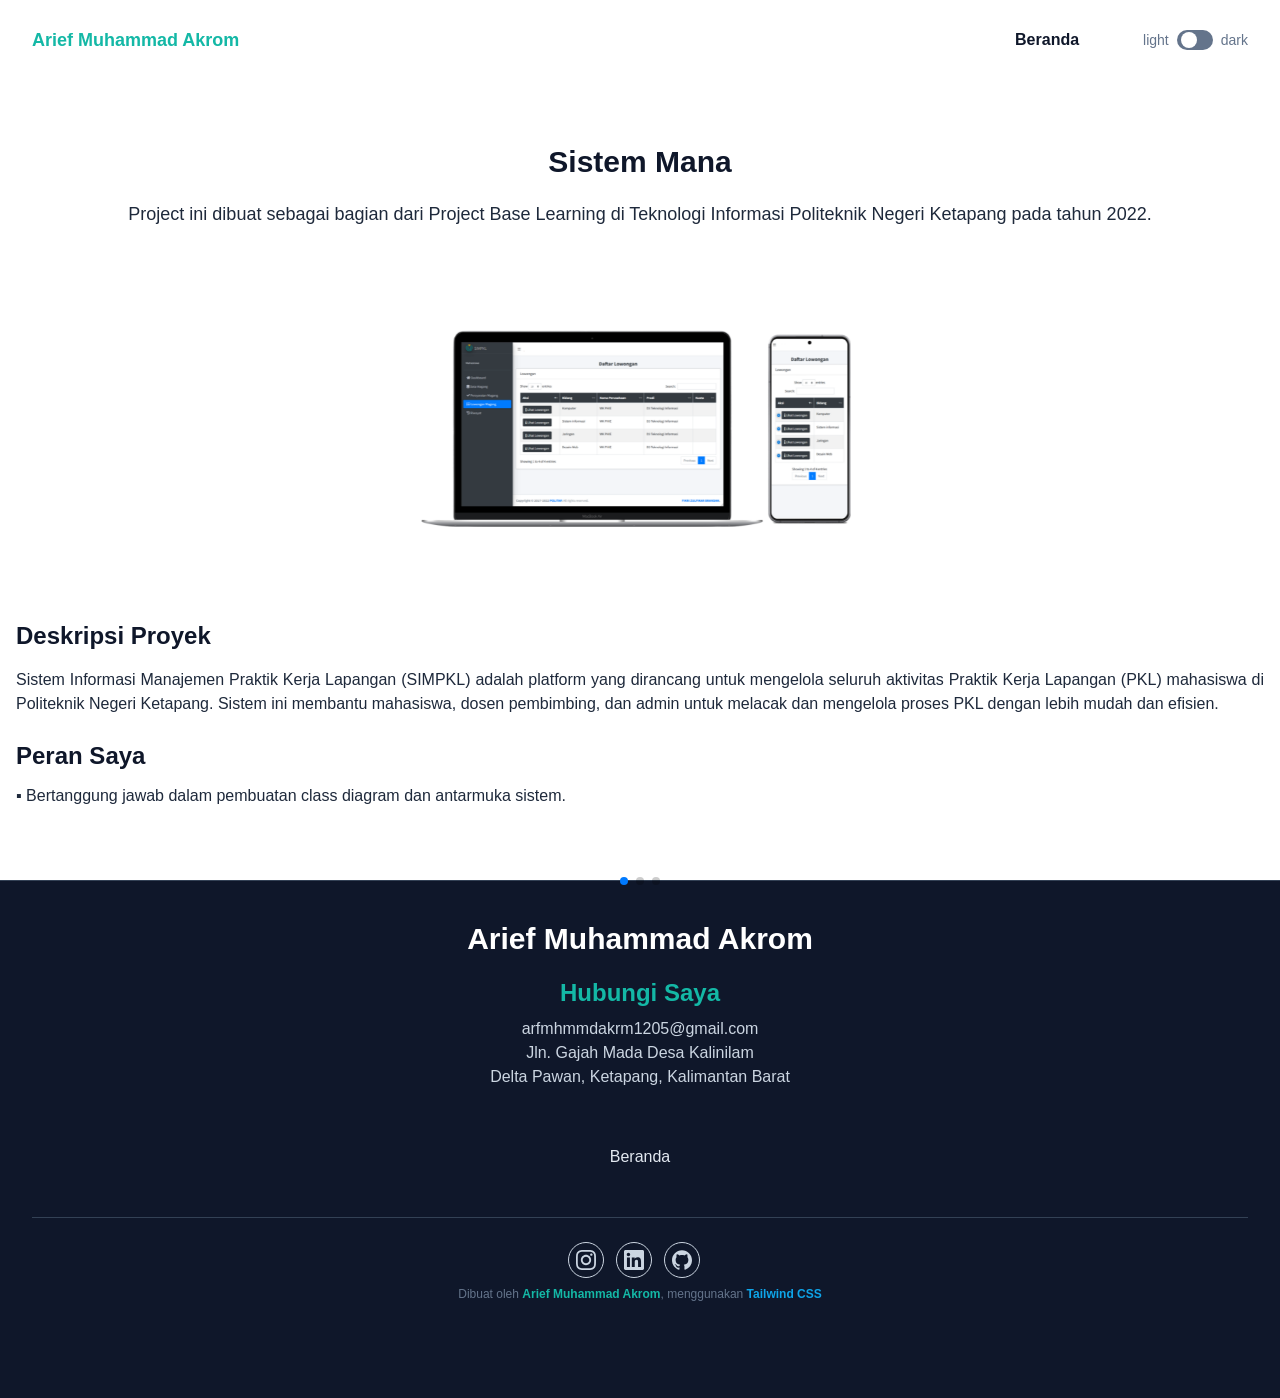
<file: simpkl.html>
<!DOCTYPE html>
<html lang="en" class="scroll-smooth">

<head>
    <meta charset="UTF-8">
    <meta name="viewport" content="width=device-width, initial-scale=1.0">
    <title>Sistem Informasi Manajemen Praktik Kerja Lapangan</title>
    <link href="css/output.css" rel="stylesheet" />
    <!-- Swiper CSS -->
    <link rel="stylesheet" href="https://unpkg.com/swiper/swiper-bundle.min.css" />

    <script>
        // Set initial theme based on localStorage or system preference
        if (localStorage.theme === 'dark' || (!('theme' in localStorage) && window.matchMedia('(prefers-color-scheme: dark)').matches)) {
            document.documentElement.classList.add('dark');
        } else {
            document.documentElement.classList.remove('dark');
        }

        // Function to toggle dark mode
        function toggleDarkMode() {
            const html = document.documentElement;
            if (html.classList.contains('dark')) {
                html.classList.remove('dark');
                localStorage.theme = 'dark'; // Set to light in localStorage
            } else {
                html.classList.add('dark');
                localStorage.theme = 'light'; // Set to dark in localStorage
            }
        }
    </script>
</head>

<body class="overflow-x-hidden">
    <!-- Navbar -->
    <header class="bg-transparent absolute top-0 left-0 w-full flex items-center z-10">
        <div class="container">
            <div class="flex items-center justify-between relative">
                <div class="px-4">
                    <a href="home" class="font-bold text-lg text-primary block py-6">Arief Muhammad Akrom</a>
                </div>
                <div class="flex items-center justify-center px-4">
                    <button id="hamburger" name="hamburger" type="button" class="block absolute right-4 lg:hidden">
                        <span class="hamburger-line transition duration-300 ease-in-out origin-top-left"></span>
                        <span class="hamburger-line transition duration-300 ease-in-out"></span>
                        <span class="hamburger-line transition duration-300 ease-in-out origin-bottom-left"></span>
                    </button>

                    <nav id="nav-menu"
                        class="hidden absolute py-5 bg-white shadow-lg rounded-lg max-w-[250px] w-full right-4 top-full lg:block lg:static lg:bg-transparent lg:max-w-full lg:shadow-none lg:rounded-none dark:bg-dark dark:shadow-slate-500 lg:dark:bg-transparent">
                        <ul class="block lg:flex">
                            <li class="group">
                                <a href="index.html"
                                    class="text-base font-bold text-dark py-2 mx-8 group-hover:text-primary dark:text-white flex">Beranda</a>
                            </li>
                            <li class="mt-3 lg:mt-0 flex items-center pl-8">
                                <div class="flex">
                                    <span class="mr-2 text-sm text-slate-500 dark:text-slate-100">light</span>
                                    <input type="checkbox" class="hidden" id="dark-toggle" onclick="toggleDarkMode()" />
                                    <label for="dark-toggle">
                                        <div class="flex h-5 w-9 cursor-pointer items-center rounded-full bg-slate-500 p-1">
                                            <div class="toggle-circle h-4 w-4 rounded-full bg-white transition duration-300 ease-in-out"></div>
                                        </div>
                                    </label>
                                    <span class="ml-2 text-sm text-slate-500 dark:text-slate-100">dark</span>
                                </div>
                            </li>
                        </ul>
                    </nav>
                </div>
            </div>
        </div>
    </header>
    <!-- Navbar End -->

    <section id="simpkl-details" class="pt-36 dark:bg-dark">
        <div class="container mx-auto px-4">
            <div class="text-center mb-10">
                <h1 class="font-bold text-3xl text-dark dark:text-white">
                    <span id="typing-text"></span>
                </h1>
                <p class="font-medium text-lg text-slate-800 dark:text-slate-300 mt-5">
                    Project ini dibuat sebagai bagian dari Project Base Learning di Teknologi Informasi Politeknik Negeri Ketapang pada tahun 2022.
                </p>
            </div>
    
            <div class="flex flex-wrap justify-center">
                <div class="w-full md:w-8/12">
                    <!-- Swiper -->
                    <div class="swiper-container mb-6">
                        <div class="swiper-wrapper">
                            <div class="swiper-slide">
                                <img src="img/simpkl/lowongan.png" alt="simpkl1" class="w-full h-auto max-w-md mx-auto">
                            </div>
                            <div class="swiper-slide">
                                <img src="img/simpkl/sort.png" alt="simpkl2" class="w-full h-auto max-w-md mx-auto">
                            </div>
                            <div class="swiper-slide">
                                <img src="img/simpkl/upload.png" alt="simpkl3" class="w-full h-auto max-w-md mx-auto">
                            </div>
                        </div>
                        <!-- Add Pagination -->
                        <div class="swiper-pagination"></div>
                        <!-- Add Navigation -->
                        <!-- <div class="swiper-button-next"></div>
                        <div class="swiper-button-prev"></div> -->
                        <br>
                        <br>
                    </div>
                    
                    <div class="text-justify">
                        <h2 class="font-semibold text-2xl text-dark dark:text-white mb-4">Deskripsi Proyek</h2>
                        <p class="font-medium text-base text-slate-800 dark:text-slate-300 mb-6">
                            Sistem Informasi Manajemen Praktik Kerja Lapangan (SIMPKL) adalah platform yang dirancang untuk
                            mengelola seluruh aktivitas Praktik Kerja Lapangan (PKL) mahasiswa di Politeknik Negeri Ketapang.
                            Sistem ini membantu mahasiswa, dosen pembimbing, dan admin untuk melacak dan mengelola proses PKL dengan lebih mudah dan efisien.
                        </p>
                        <h3 class="font-semibold text-2xl text-dark dark:text-white mb-3">Peran Saya</h3>
                        <p class="font-medium text-base text-slate-800 dark:text-slate-300">
                            ▪ Bertanggung jawab dalam pembuatan class diagram dan antarmuka sistem.
                        </p>
                    </div>
                </div>
            </div>
        </div>
        <br>
        <br>
        <br>
    </section>    

    <!-- Footer -->
    <footer class= "bg-dark dark:bg-slate-700 pt-12 pb-12">
        <div class="container max-w-screen-xl px-4 py-12 mx-auto space-y-8 overflow-hidden sm:px-6 lg:px-8 border-t border-slate-700">
            <div class="px-8 flex flex-wrap justify-center -mx-5 -my-2">
                <div class="w-full justify-center text-center px-4 mb-8 text-slate-300 font-medium">
                    <h2 class="font-bold text-white text-3xl mb-5">Arief Muhammad Akrom</h2>
                    <h3 class="font-bold text-2xl mb-2 text-primary">Hubungi Saya</h3>
                    <p>arfmhmmdakrm1205@gmail.com</p>
                    <p>Jln. Gajah Mada Desa Kalinilam</p>
                    <p>Delta Pawan, Ketapang, Kalimantan Barat</p>
                </div>
                <div class="max-w-screen-xl px-4 py-6 mx-auto space-y-8 overflow-hidden sm:px-6 lg:px-8">
                    <nav class="flex flex-wrap justify-center -mx-5 -my-2">
                        <div class="px-5 py-2">
                            <a href="index.html" class="text-base leading-6 text-slate-200 hover:text-primary">
                                Beranda
                            </a>
                        </div>
                    </nav>
                </div>
            </div>
            <div class="w-full pt-6 border-t border-slate-700">
                <div class="flex items-center justify-center mb-2">
                    <a href="https://www.instagram.com/arfmhmmdakrm_/?hl=id" target=" blank"
                        class="w-9 h-9 mr-3 rounded-full flex justify-center items-center border border-slate-300 hover:border-primary hover:bg-primary hover:text-white text-slate-300">
                        <svg role="img" class="fill-current" width="20" viewBox="0 0 24 24"
                            xmlns="http://www.w3.org/2000/svg">
                            <title>Instagram</title>
                            <path
                                d="M12 0C8.74 0 8.333.015 7.053.072 5.775.132 4.905.333 4.14.63c-.789.306-1.459.717-2.126 1.384S.935 3.35.63 4.14C.333 4.905.131 5.775.072 7.053.012 8.333 0 8.74 0 12s.015 3.667.072 4.947c.06 1.277.261 2.148.558 2.913.306.788.717 1.459 1.384 2.126.667.666 1.336 1.079 2.126 1.384.766.296 1.636.499 2.913.558C8.333 23.988 8.74 24 12 24s3.667-.015 4.947-.072c1.277-.06 2.148-.262 2.913-.558.788-.306 1.459-.718 2.126-1.384.666-.667 1.079-1.335 1.384-2.126.296-.765.499-1.636.558-2.913.06-1.28.072-1.687.072-4.947s-.015-3.667-.072-4.947c-.06-1.277-.262-2.149-.558-2.913-.306-.789-.718-1.459-1.384-2.126C21.319 1.347 20.651.935 19.86.63c-.765-.297-1.636-.499-2.913-.558C15.667.012 15.26 0 12 0zm0 2.16c3.203 0 3.585.016 4.85.071 1.17.055 1.805.249 2.227.415.562.217.96.477 1.382.896.419.42.679.819.896 1.381.164.422.36 1.057.413 2.227.057 1.266.07 1.646.07 4.85s-.015 3.585-.074 4.85c-.061 1.17-.256 1.805-.421 2.227-.224.562-.479.96-.899 1.382-.419.419-.824.679-1.38.896-.42.164-1.065.36-2.235.413-1.274.057-1.649.07-4.859.07-3.211 0-3.586-.015-4.859-.074-1.171-.061-1.816-.256-2.236-.421-.569-.224-.96-.479-1.379-.899-.421-.419-.69-.824-.9-1.38-.165-.42-.359-1.065-.42-2.235-.045-1.26-.061-1.649-.061-4.844 0-3.196.016-3.586.061-4.861.061-1.17.255-1.814.42-2.234.21-.57.479-.96.9-1.381.419-.419.81-.689 1.379-.898.42-.166 1.051-.361 2.221-.421 1.275-.045 1.65-.06 4.859-.06l.045.03zm0 3.678c-3.405 0-6.162 2.76-6.162 6.162 0 3.405 2.76 6.162 6.162 6.162 3.405 0 6.162-2.76 6.162-6.162 0-3.405-2.76-6.162-6.162-6.162zM12 16c-2.21 0-4-1.79-4-4s1.79-4 4-4 4 1.79 4 4-1.79 4-4 4zm7.846-10.405c0 .795-.646 1.44-1.44 1.44-.795 0-1.44-.646-1.44-1.44 0-.794.646-1.439 1.44-1.439.793-.001 1.44.645 1.44 1.439z" />
                        </svg>
                    </a>

                    <!-- Linkedin -->
                    <a href="https://www.linkedin.com/in/arief-muhammad-akrom-45484227a/" target=" blank"
                        class="w-9 h-9 mr-3 rounded-full flex justify-center items-center border border-slate-300 hover:border-primary hover:bg-primary hover:text-white text-slate-300">
                        <svg role="img" class="fill-current" width="20" viewBox="0 0 24 24"
                            xmlns="http://www.w3.org/2000/svg">
                            <title>LinkedIn</title>
                            <path
                                d="M20.447 20.452h-3.554v-5.569c0-1.328-.027-3.037-1.852-3.037-1.853 0-2.136 1.445-2.136 2.939v5.667H9.351V9h3.414v1.561h.046c.477-.9 1.637-1.85 3.37-1.85 3.601 0 4.267 2.37 4.267 5.455v6.286zM5.337 7.433c-1.144 0-2.063-.926-2.063-2.065 0-1.138.92-2.063 2.063-2.063 1.14 0 2.064.925 2.064 2.063 0 1.139-.925 2.065-2.064 2.065zm1.782 13.019H3.555V9h3.564v11.452zM22.225 0H1.771C.792 0 0 .774 0 1.729v20.542C0 23.227.792 24 1.771 24h20.451C23.2 24 24 23.227 24 22.271V1.729C24 .774 23.2 0 22.222 0h.003z" />
                        </svg>
                    </a>

                    <!-- Github -->
                    <a href="https://github.com/akrommm" target=" blank"
                        class="w-9 h-9 mr-3 rounded-full flex justify-center items-center border border-slate-300 hover:border-primary hover:bg-primary hover:text-white text-slate-300">
                        <svg role="img" class="fill-current" width="20" viewBox="0 0 24 24"
                            xmlns="http://www.w3.org/2000/svg">
                            <title>GitHub</title>
                            <path
                                d="M12 .297c-6.63 0-12 5.373-12 12 0 5.303 3.438 9.8 8.205 11.385.6.113.82-.258.82-.577 0-.285-.01-1.04-.015-2.04-3.338.724-4.042-1.61-4.042-1.61C4.422 18.07 3.633 17.7 3.633 17.7c-1.087-.744.084-.729.084-.729 1.205.084 1.838 1.236 1.838 1.236 1.07 1.835 2.809 1.305 3.495.998.108-.776.417-1.305.76-1.605-2.665-.3-5.466-1.332-5.466-5.93 0-1.31.465-2.38 1.235-3.22-.135-.303-.54-1.523.105-3.176 0 0 1.005-.322 3.3 1.23.96-.267 1.98-.399 3-.405 1.02.006 2.04.138 3 .405 2.28-1.552 3.285-1.23 3.285-1.23.645 1.653.24 2.873.12 3.176.765.84 1.23 1.91 1.23 3.22 0 4.61-2.805 5.625-5.475 5.92.42.36.81 1.096.81 2.22 0 1.606-.015 2.896-.015 3.286 0 .315.21.69.825.57C20.565 22.092 24 17.592 24 12.297c0-6.627-5.373-12-12-12" />
                        </svg>
                    </a>
                </div>
                <p class="font-medium text-xs text-slate-500 text-center">Dibuat oleh <a
                        href="https://www.instagram.com/arfmhmmdakrm_/?hl=id" target="_blank"
                        class="font-bold text-primary">Arief Muhammad Akrom</a>, menggunakan <a
                        href="https://tailwindcss.com/" target="_blank" class="font-bold text-sky-500">Tailwind CSS</a>
                </p>
            </div>
        </div>
    </footer>
    <!-- Footer End -->

    <!-- Back To Top -->
    <a href="#home"
        class="hidden fixed bottom-4 right-4 z-[9999] p-4 h-14 w-14 bg-primary rounded-full justify-center hover:animate-pulse"
        id="to-top">
        <svg viewBox="-0.5 0 155 155" fill="fill-current" xmlns="http://www.w3.org/2000/svg" transform="rotate(-45)">
            <g id="SVGRepo_bgCarrier" stroke-width="0"></g>
            <g id="SVGRepo_tracerCarrier" stroke-linecap="round" stroke-linejoin="round"></g>
            <g id="SVGRepo_iconCarrier">
                <path
                    d="M106.407 96.8913C111.542 102.976 114.23 109.624 114.119 117.272C113.966 127.809 108.553 135.741 100.947 142.254C92.0832 149.843 81.3711 153.044 69.9069 153.943C67.396 154.087 64.8793 154.095 62.3675 153.968C61.2825 153.947 60.2075 153.756 59.1817 153.401C55.071 151.912 54.4462 148.867 57.7062 146.002C60.9065 143.191 64.3602 140.658 67.443 137.729C69.8054 135.468 71.9448 132.984 73.8318 130.313C75.8297 127.501 76.0056 124.257 74.7671 120.518C72.7928 121.437 70.9019 122.169 69.1639 123.165C65.5199 125.253 63.4643 125.166 60.3381 122.422C57.3006 119.755 54.3156 117.028 51.2938 114.343C50.8442 113.992 50.3743 113.668 49.8866 113.373C48.0535 115.067 46.3496 116.757 44.523 118.301C42.1025 120.348 39.7016 120.401 38.131 118.589C36.6588 116.893 36.901 114.651 39.0282 112.471C40.5377 110.923 42.2626 109.584 43.5372 108.461C40.1098 104.278 36.6555 100.848 34.1719 96.8237C31.2696 92.1178 34.8565 87.9231 37.0979 83.3189C32.8192 83.0504 29.3006 83.8341 26.4724 86.0033C23.7734 88.1917 21.3394 90.6881 19.2199 93.4416C17.1669 95.975 15.57 98.8767 13.7474 101.599C12.0291 104.166 10.2688 106.864 6.65102 106.491C4.14644 106.233 0.654067 101.721 0.422379 98.33C-0.102691 90.599 0.881819 83.0753 4.49168 76.0867C11.1049 63.2881 21.523 54.9657 35.0947 50.5131C40.7812 48.6478 46.5098 49.2418 52.3098 51.0087C52.6314 50.6385 53.0088 50.2697 53.3107 49.8476C68.9736 27.9581 90.3183 14.0634 115.597 5.81196C124.206 3.00217 132.916 0.444402 142.093 0.21009C144.385 0.151676 146.679 -0.0235928 148.97 0.00266074C151.958 0.036134 153.448 1.09614 153.327 4.01488C153.172 9.66322 152.644 15.2951 151.744 20.8736C148.056 41.8521 137.967 59.8443 124.863 76.254C119.763 82.6415 114.02 88.5177 108.563 94.621C107.918 95.3403 107.232 96.0243 106.407 96.8913ZM55.4163 106.628C58.8292 109.34 61.3148 111.468 63.9867 113.323C64.4408 113.537 64.9369 113.646 65.4389 113.644C65.9408 113.641 66.4358 113.527 66.8877 113.308C71.1231 111.063 75.4543 108.915 79.3969 106.215C93.4392 96.5986 106.143 85.4257 116.822 72.1336C122.616 64.9224 127.917 57.3167 133.55 49.7426L100.91 19.4316C99.8323 19.9355 98.7827 20.4966 97.7652 21.1125C91.3987 25.3374 84.9081 29.3961 78.7602 33.9196C71.8687 38.9892 66.0371 45.1843 60.8311 52.0129C52.1969 63.3367 47.1136 76.5599 40.7248 89.0828C40.0895 90.3299 40.4459 92.8417 41.3464 93.9568C43.6901 96.8598 46.5925 99.3126 49.7416 102.406C54.6641 97.3035 58.9959 92.5352 63.6454 88.0938C66.324 85.689 69.196 83.5087 72.2323 81.575C73.8285 80.4907 75.8664 80.1212 77.3268 81.7864C78.8068 83.4745 77.5322 85.1277 76.4919 86.4844C75.2622 88.0169 73.9298 89.4642 72.504 90.8162C69.5505 93.7356 66.5904 96.6465 63.5476 99.4701C60.9951 101.843 58.3212 104.081 55.4163 106.628ZM147.141 6.3889C133.175 6.41712 120.848 11.6094 108.28 15.8349L108.056 16.7045L136.962 41.0731C141.915 33.2233 145.713 20.2816 147.141 6.3889ZM77.9707 141.64C89.7309 139.425 98.8422 133.46 103.962 122.528C107.375 115.232 104.991 108.423 100.968 101.949C94.1966 107.118 87.7199 112.064 81.2445 117.008C86.3449 126.009 83.7327 133.936 77.9707 141.64ZM48.698 56.4944C31.8839 53.7377 8.64104 76.4733 10.1486 92.0817C17.0146 81.239 25.8253 74.7064 39.084 77.0567L48.698 56.4944Z"
                    fill="#000000"></path>
                <path
                    d="M14.6051 140.579C15.1033 139.678 15.6382 138.038 16.7054 136.898C20.7301 132.601 24.9024 128.441 29.0774 124.288C30.3034 123.068 31.8543 122.299 33.4499 123.601C35.1327 124.974 34.3963 126.615 33.402 127.973C29.989 132.633 26.5682 137.293 22.9616 141.802C21.8888 143.034 20.5253 143.979 18.9947 144.55C16.7225 145.446 14.5257 143.644 14.6051 140.579Z"
                    fill="#000000"></path>
                <path
                    d="M51.9876 123.87C54.4075 123.936 56.1665 126.118 55.0901 127.808C52.3487 132.062 49.3371 136.136 46.074 140.004C44.905 141.404 42.8061 141.206 41.3214 139.866C40.6426 139.292 40.1985 138.488 40.0735 137.607C39.9485 136.727 40.1513 135.831 40.6434 135.09C41.5342 133.607 42.5933 132.232 43.7998 130.991C45.587 129.088 47.4753 127.273 49.4167 125.529C50.22 124.897 51.0807 124.342 51.9876 123.87Z"
                    fill="#000000"></path>
                <path
                    d="M30.3682 105.409C29.9062 106.43 29.3605 107.411 28.7366 108.341C25.689 112.145 22.5946 115.911 19.4534 119.638C18.8631 120.274 18.1765 120.813 17.4187 121.234C15.8501 122.199 14.2552 122.197 12.9904 120.769C11.6836 119.294 11.9737 117.656 13.2838 116.387C17.5723 112.23 21.91 108.121 26.3337 104.109C26.912 103.584 28.1433 103.499 28.9893 103.655C29.4973 103.749 29.8465 104.705 30.3682 105.409Z"
                    fill="#000000"></path>
                <path
                    d="M99.4671 35.7334C103.729 35.6749 107.015 37.4181 110.313 40.1649C113.732 43.0121 116.286 46.049 117.548 50.2935C120.461 60.111 114.697 67.338 105.35 68.6599C97.775 69.731 91.3495 66.6114 86.6757 60.6814C82.672 55.6 82.5638 49.6871 85.3407 44.0052C88.1407 38.2721 93.1846 35.7944 99.4671 35.7334ZM90.4707 51.4625C91.5654 53.3514 92.3511 55.7595 93.9821 57.2317C95.6715 58.7564 98.1281 59.5118 100.344 60.3545C103.255 61.4624 105.775 60.2889 107.753 58.2294C109.668 56.2374 109.739 53.7354 108.803 51.1869C107.329 47.1688 103.891 45.1524 100.438 43.3337C97.3373 41.7008 94.3949 42.6774 92.6274 45.7353C91.7262 47.2915 91.3232 49.1358 90.4707 51.4625Z"
                    fill="#000000"></path>
            </g>
        </svg>
    </a>
    <!-- END -->

    <script src="js/script.js"></script>
    <!-- Swiper JS -->
    <script src="https://unpkg.com/swiper/swiper-bundle.min.js"></script>
    <script>
        var swiper = new Swiper('.swiper-container', {
        loop: true, // Enable loop mode
        spaceBetween: 10, // Add space between slides
        pagination: {
            el: '.swiper-pagination',
            clickable: true,
        },
        navigation: {
            nextEl: '.swiper-button-next',
            prevEl: '.swiper-button-prev',
        },
});
    </script>
        <script>
            const text = "Sistem Manajemen Praktik Kerja Lapangan";
            const typingTextElement = document.getElementById('typing-text');
            let index = 0;
    
            function type() {
                if (index < text.length) {
                    typingTextElement.textContent += text.charAt(index);
                    index++;
                    setTimeout(type, 120);
                }
            }
    
            window.onload = type;
        </script>
</body>

</html>
</file>
<file: css/output.css>
/*
! tailwindcss v3.3.2 | MIT License | https://tailwindcss.com
*/

/*
1. Prevent padding and border from affecting element width. (https://github.com/mozdevs/cssremedy/issues/4)
2. Allow adding a border to an element by just adding a border-width. (https://github.com/tailwindcss/tailwindcss/pull/116)
*/

*,
::before,
::after {
  box-sizing: border-box;
  /* 1 */
  border-width: 0;
  /* 2 */
  border-style: solid;
  /* 2 */
  border-color: #e5e7eb;
  /* 2 */
}

::before,
::after {
  --tw-content: '';
}

/*
1. Use a consistent sensible line-height in all browsers.
2. Prevent adjustments of font size after orientation changes in iOS.
3. Use a more readable tab size.
4. Use the user's configured `sans` font-family by default.
5. Use the user's configured `sans` font-feature-settings by default.
6. Use the user's configured `sans` font-variation-settings by default.
*/

html {
  line-height: 1.5;
  /* 1 */
  -webkit-text-size-adjust: 100%;
  /* 2 */
  -moz-tab-size: 4;
  /* 3 */
  -o-tab-size: 4;
     tab-size: 4;
  /* 3 */
  font-family: ui-sans-serif, system-ui, -apple-system, BlinkMacSystemFont, "Segoe UI", Roboto, "Helvetica Neue", Arial, "Noto Sans", sans-serif, "Apple Color Emoji", "Segoe UI Emoji", "Segoe UI Symbol", "Noto Color Emoji";
  /* 4 */
  font-feature-settings: normal;
  /* 5 */
  font-variation-settings: normal;
  /* 6 */
}

/*
1. Remove the margin in all browsers.
2. Inherit line-height from `html` so users can set them as a class directly on the `html` element.
*/

body {
  margin: 0;
  /* 1 */
  line-height: inherit;
  /* 2 */
}

/*
1. Add the correct height in Firefox.
2. Correct the inheritance of border color in Firefox. (https://bugzilla.mozilla.org/show_bug.cgi?id=190655)
3. Ensure horizontal rules are visible by default.
*/

hr {
  height: 0;
  /* 1 */
  color: inherit;
  /* 2 */
  border-top-width: 1px;
  /* 3 */
}

/*
Add the correct text decoration in Chrome, Edge, and Safari.
*/

abbr:where([title]) {
  -webkit-text-decoration: underline dotted;
          text-decoration: underline dotted;
}

/*
Remove the default font size and weight for headings.
*/

h1,
h2,
h3,
h4,
h5,
h6 {
  font-size: inherit;
  font-weight: inherit;
}

/*
Reset links to optimize for opt-in styling instead of opt-out.
*/

a {
  color: inherit;
  text-decoration: inherit;
}

/*
Add the correct font weight in Edge and Safari.
*/

b,
strong {
  font-weight: bolder;
}

/*
1. Use the user's configured `mono` font family by default.
2. Correct the odd `em` font sizing in all browsers.
*/

code,
kbd,
samp,
pre {
  font-family: ui-monospace, SFMono-Regular, Menlo, Monaco, Consolas, "Liberation Mono", "Courier New", monospace;
  /* 1 */
  font-size: 1em;
  /* 2 */
}

/*
Add the correct font size in all browsers.
*/

small {
  font-size: 80%;
}

/*
Prevent `sub` and `sup` elements from affecting the line height in all browsers.
*/

sub,
sup {
  font-size: 75%;
  line-height: 0;
  position: relative;
  vertical-align: baseline;
}

sub {
  bottom: -0.25em;
}

sup {
  top: -0.5em;
}

/*
1. Remove text indentation from table contents in Chrome and Safari. (https://bugs.chromium.org/p/chromium/issues/detail?id=999088, https://bugs.webkit.org/show_bug.cgi?id=201297)
2. Correct table border color inheritance in all Chrome and Safari. (https://bugs.chromium.org/p/chromium/issues/detail?id=935729, https://bugs.webkit.org/show_bug.cgi?id=195016)
3. Remove gaps between table borders by default.
*/

table {
  text-indent: 0;
  /* 1 */
  border-color: inherit;
  /* 2 */
  border-collapse: collapse;
  /* 3 */
}

/*
1. Change the font styles in all browsers.
2. Remove the margin in Firefox and Safari.
3. Remove default padding in all browsers.
*/

button,
input,
optgroup,
select,
textarea {
  font-family: inherit;
  /* 1 */
  font-size: 100%;
  /* 1 */
  font-weight: inherit;
  /* 1 */
  line-height: inherit;
  /* 1 */
  color: inherit;
  /* 1 */
  margin: 0;
  /* 2 */
  padding: 0;
  /* 3 */
}

/*
Remove the inheritance of text transform in Edge and Firefox.
*/

button,
select {
  text-transform: none;
}

/*
1. Correct the inability to style clickable types in iOS and Safari.
2. Remove default button styles.
*/

button,
[type='button'],
[type='reset'],
[type='submit'] {
  -webkit-appearance: button;
  /* 1 */
  background-color: transparent;
  /* 2 */
  background-image: none;
  /* 2 */
}

/*
Use the modern Firefox focus style for all focusable elements.
*/

:-moz-focusring {
  outline: auto;
}

/*
Remove the additional `:invalid` styles in Firefox. (https://github.com/mozilla/gecko-dev/blob/2f9eacd9d3d995c937b4251a5557d95d494c9be1/layout/style/res/forms.css#L728-L737)
*/

:-moz-ui-invalid {
  box-shadow: none;
}

/*
Add the correct vertical alignment in Chrome and Firefox.
*/

progress {
  vertical-align: baseline;
}

/*
Correct the cursor style of increment and decrement buttons in Safari.
*/

::-webkit-inner-spin-button,
::-webkit-outer-spin-button {
  height: auto;
}

/*
1. Correct the odd appearance in Chrome and Safari.
2. Correct the outline style in Safari.
*/

[type='search'] {
  -webkit-appearance: textfield;
  /* 1 */
  outline-offset: -2px;
  /* 2 */
}

/*
Remove the inner padding in Chrome and Safari on macOS.
*/

::-webkit-search-decoration {
  -webkit-appearance: none;
}

/*
1. Correct the inability to style clickable types in iOS and Safari.
2. Change font properties to `inherit` in Safari.
*/

::-webkit-file-upload-button {
  -webkit-appearance: button;
  /* 1 */
  font: inherit;
  /* 2 */
}

/*
Add the correct display in Chrome and Safari.
*/

summary {
  display: list-item;
}

/*
Removes the default spacing and border for appropriate elements.
*/

blockquote,
dl,
dd,
h1,
h2,
h3,
h4,
h5,
h6,
hr,
figure,
p,
pre {
  margin: 0;
}

fieldset {
  margin: 0;
  padding: 0;
}

legend {
  padding: 0;
}

ol,
ul,
menu {
  list-style: none;
  margin: 0;
  padding: 0;
}

/*
Prevent resizing textareas horizontally by default.
*/

textarea {
  resize: vertical;
}

/*
1. Reset the default placeholder opacity in Firefox. (https://github.com/tailwindlabs/tailwindcss/issues/3300)
2. Set the default placeholder color to the user's configured gray 400 color.
*/

input::-moz-placeholder, textarea::-moz-placeholder {
  opacity: 1;
  /* 1 */
  color: #9ca3af;
  /* 2 */
}

input::placeholder,
textarea::placeholder {
  opacity: 1;
  /* 1 */
  color: #9ca3af;
  /* 2 */
}

/*
Set the default cursor for buttons.
*/

button,
[role="button"] {
  cursor: pointer;
}

/*
Make sure disabled buttons don't get the pointer cursor.
*/

:disabled {
  cursor: default;
}

/*
1. Make replaced elements `display: block` by default. (https://github.com/mozdevs/cssremedy/issues/14)
2. Add `vertical-align: middle` to align replaced elements more sensibly by default. (https://github.com/jensimmons/cssremedy/issues/14#issuecomment-634934210)
   This can trigger a poorly considered lint error in some tools but is included by design.
*/

img,
svg,
video,
canvas,
audio,
iframe,
embed,
object {
  display: block;
  /* 1 */
  vertical-align: middle;
  /* 2 */
}

/*
Constrain images and videos to the parent width and preserve their intrinsic aspect ratio. (https://github.com/mozdevs/cssremedy/issues/14)
*/

img,
video {
  max-width: 100%;
  height: auto;
}

/* Make elements with the HTML hidden attribute stay hidden by default */

[hidden] {
  display: none;
}

*, ::before, ::after {
  --tw-border-spacing-x: 0;
  --tw-border-spacing-y: 0;
  --tw-translate-x: 0;
  --tw-translate-y: 0;
  --tw-rotate: 0;
  --tw-skew-x: 0;
  --tw-skew-y: 0;
  --tw-scale-x: 1;
  --tw-scale-y: 1;
  --tw-pan-x:  ;
  --tw-pan-y:  ;
  --tw-pinch-zoom:  ;
  --tw-scroll-snap-strictness: proximity;
  --tw-gradient-from-position:  ;
  --tw-gradient-via-position:  ;
  --tw-gradient-to-position:  ;
  --tw-ordinal:  ;
  --tw-slashed-zero:  ;
  --tw-numeric-figure:  ;
  --tw-numeric-spacing:  ;
  --tw-numeric-fraction:  ;
  --tw-ring-inset:  ;
  --tw-ring-offset-width: 0px;
  --tw-ring-offset-color: #fff;
  --tw-ring-color: rgb(59 130 246 / 0.5);
  --tw-ring-offset-shadow: 0 0 #0000;
  --tw-ring-shadow: 0 0 #0000;
  --tw-shadow: 0 0 #0000;
  --tw-shadow-colored: 0 0 #0000;
  --tw-blur:  ;
  --tw-brightness:  ;
  --tw-contrast:  ;
  --tw-grayscale:  ;
  --tw-hue-rotate:  ;
  --tw-invert:  ;
  --tw-saturate:  ;
  --tw-sepia:  ;
  --tw-drop-shadow:  ;
  --tw-backdrop-blur:  ;
  --tw-backdrop-brightness:  ;
  --tw-backdrop-contrast:  ;
  --tw-backdrop-grayscale:  ;
  --tw-backdrop-hue-rotate:  ;
  --tw-backdrop-invert:  ;
  --tw-backdrop-opacity:  ;
  --tw-backdrop-saturate:  ;
  --tw-backdrop-sepia:  ;
}

::backdrop {
  --tw-border-spacing-x: 0;
  --tw-border-spacing-y: 0;
  --tw-translate-x: 0;
  --tw-translate-y: 0;
  --tw-rotate: 0;
  --tw-skew-x: 0;
  --tw-skew-y: 0;
  --tw-scale-x: 1;
  --tw-scale-y: 1;
  --tw-pan-x:  ;
  --tw-pan-y:  ;
  --tw-pinch-zoom:  ;
  --tw-scroll-snap-strictness: proximity;
  --tw-gradient-from-position:  ;
  --tw-gradient-via-position:  ;
  --tw-gradient-to-position:  ;
  --tw-ordinal:  ;
  --tw-slashed-zero:  ;
  --tw-numeric-figure:  ;
  --tw-numeric-spacing:  ;
  --tw-numeric-fraction:  ;
  --tw-ring-inset:  ;
  --tw-ring-offset-width: 0px;
  --tw-ring-offset-color: #fff;
  --tw-ring-color: rgb(59 130 246 / 0.5);
  --tw-ring-offset-shadow: 0 0 #0000;
  --tw-ring-shadow: 0 0 #0000;
  --tw-shadow: 0 0 #0000;
  --tw-shadow-colored: 0 0 #0000;
  --tw-blur:  ;
  --tw-brightness:  ;
  --tw-contrast:  ;
  --tw-grayscale:  ;
  --tw-hue-rotate:  ;
  --tw-invert:  ;
  --tw-saturate:  ;
  --tw-sepia:  ;
  --tw-drop-shadow:  ;
  --tw-backdrop-blur:  ;
  --tw-backdrop-brightness:  ;
  --tw-backdrop-contrast:  ;
  --tw-backdrop-grayscale:  ;
  --tw-backdrop-hue-rotate:  ;
  --tw-backdrop-invert:  ;
  --tw-backdrop-opacity:  ;
  --tw-backdrop-saturate:  ;
  --tw-backdrop-sepia:  ;
}

.container {
  width: 100%;
  margin-right: auto;
  margin-left: auto;
  padding-right: 16px;
  padding-left: 16px;
}

@media (min-width: 640px) {
  .container {
    max-width: 640px;
  }
}

@media (min-width: 768px) {
  .container {
    max-width: 768px;
  }
}

@media (min-width: 1024px) {
  .container {
    max-width: 1024px;
  }
}

@media (min-width: 1280px) {
  .container {
    max-width: 1280px;
  }
}

@media (min-width: 1320px) {
  .container {
    max-width: 1320px;
  }
}

.sr-only {
  position: absolute;
  width: 1px;
  height: 1px;
  padding: 0;
  margin: -1px;
  overflow: hidden;
  clip: rect(0, 0, 0, 0);
  white-space: nowrap;
  border-width: 0;
}

.fixed {
  position: fixed;
}

.absolute {
  position: absolute;
}

.relative {
  position: relative;
}

.-bottom-0 {
  bottom: -0px;
}

.bottom-4 {
  bottom: 1rem;
}

.left-0 {
  left: 0px;
}

.left-1\/2 {
  left: 50%;
}

.right-4 {
  right: 1rem;
}

.top-0 {
  top: 0px;
}

.top-full {
  top: 100%;
}

.bottom-3 {
  bottom: 0.75rem;
}

.z-10 {
  z-index: 10;
}

.z-\[9999\] {
  z-index: 9999;
}

.mx-4 {
  margin-left: 1rem;
  margin-right: 1rem;
}

.mx-8 {
  margin-left: 2rem;
  margin-right: 2rem;
}

.mx-auto {
  margin-left: auto;
  margin-right: auto;
}

.-mx-5 {
  margin-left: -1.25rem;
  margin-right: -1.25rem;
}

.-my-2 {
  margin-top: -0.5rem;
  margin-bottom: -0.5rem;
}

.mb-10 {
  margin-bottom: 2.5rem;
}

.mb-12 {
  margin-bottom: 3rem;
}

.mb-16 {
  margin-bottom: 4rem;
}

.mb-2 {
  margin-bottom: 0.5rem;
}

.mb-3 {
  margin-bottom: 0.75rem;
}

.mb-4 {
  margin-bottom: 1rem;
}

.mb-5 {
  margin-bottom: 1.25rem;
}

.mb-6 {
  margin-bottom: 1.5rem;
}

.mb-8 {
  margin-bottom: 2rem;
}

.ml-2 {
  margin-left: 0.5rem;
}

.mr-2 {
  margin-right: 0.5rem;
}

.mr-3 {
  margin-right: 0.75rem;
}

.mt-10 {
  margin-top: 2.5rem;
}

.mt-3 {
  margin-top: 0.75rem;
}

.mt-5 {
  margin-top: 1.25rem;
}

.ml-3 {
  margin-left: 0.75rem;
}

.mt-8 {
  margin-top: 2rem;
}

.mb-9 {
  margin-bottom: 2.25rem;
}

.block {
  display: block;
}

.inline-block {
  display: inline-block;
}

.flex {
  display: flex;
}

.grid {
  display: grid;
}

.hidden {
  display: none;
}

.h-14 {
  height: 3.5rem;
}

.h-32 {
  height: 8rem;
}

.h-4 {
  height: 1rem;
}

.h-5 {
  height: 1.25rem;
}

.h-9 {
  height: 2.25rem;
}

.h-6 {
  height: 1.5rem;
}

.h-1 {
  height: 0.25rem;
}

.h-10 {
  height: 2.5rem;
}

.w-14 {
  width: 3.5rem;
}

.w-4 {
  width: 1rem;
}

.w-9 {
  width: 2.25rem;
}

.w-full {
  width: 100%;
}

.w-6 {
  width: 1.5rem;
}

.w-10 {
  width: 2.5rem;
}

.max-w-\[250px\] {
  max-width: 250px;
}

.max-w-\[90px\] {
  max-width: 90px;
}

.max-w-full {
  max-width: 100%;
}

.max-w-md {
  max-width: 28rem;
}

.max-w-xl {
  max-width: 36rem;
}

.max-w-screen-xl {
  max-width: 1280px;
}

.origin-bottom-left {
  transform-origin: bottom left;
}

.origin-top-left {
  transform-origin: top left;
}

.-translate-x-1\/2 {
  --tw-translate-x: -50%;
  transform: translate(var(--tw-translate-x), var(--tw-translate-y)) rotate(var(--tw-rotate)) skewX(var(--tw-skew-x)) skewY(var(--tw-skew-y)) scaleX(var(--tw-scale-x)) scaleY(var(--tw-scale-y));
}

.transform {
  transform: translate(var(--tw-translate-x), var(--tw-translate-y)) rotate(var(--tw-rotate)) skewX(var(--tw-skew-x)) skewY(var(--tw-skew-y)) scaleX(var(--tw-scale-x)) scaleY(var(--tw-scale-y));
}

@keyframes wave {
  0% {
    transform: rotate(0.0deg);
  }

  10% {
    transform: rotate(14deg);
  }

  20% {
    transform: rotate(-8deg);
  }

  30% {
    transform: rotate(14deg);
  }

  40% {
    transform: rotate(-4deg);
  }

  50% {
    transform: rotate(10.0deg);
  }

  60% {
    transform: rotate(0.0deg);
  }

  100% {
    transform: rotate(0.0deg);
  }
}

.animate-\[wave_5s_ease-in-out_2\] {
  animation: wave 5s ease-in-out 2;
}

@keyframes bounce {
  0%, 100% {
    transform: translateY(-25%);
    animation-timing-function: cubic-bezier(0.8,0,1,1);
  }

  50% {
    transform: none;
    animation-timing-function: cubic-bezier(0,0,0.2,1);
  }
}

.animate-bounce {
  animation: bounce 1s infinite;
}

.cursor-pointer {
  cursor: pointer;
}

.list-outside {
  list-style-position: outside;
}

.flex-wrap {
  flex-wrap: wrap;
}

.items-center {
  align-items: center;
}

.justify-center {
  justify-content: center;
}

.justify-between {
  justify-content: space-between;
}

.gap-4 {
  gap: 1rem;
}

.space-x-6 > :not([hidden]) ~ :not([hidden]) {
  --tw-space-x-reverse: 0;
  margin-right: calc(1.5rem * var(--tw-space-x-reverse));
  margin-left: calc(1.5rem * calc(1 - var(--tw-space-x-reverse)));
}

.space-y-8 > :not([hidden]) ~ :not([hidden]) {
  --tw-space-y-reverse: 0;
  margin-top: calc(2rem * calc(1 - var(--tw-space-y-reverse)));
  margin-bottom: calc(2rem * var(--tw-space-y-reverse));
}

.self-end {
  align-self: flex-end;
}

.self-center {
  align-self: center;
}

.overflow-hidden {
  overflow: hidden;
}

.scroll-smooth {
  scroll-behavior: smooth;
}

.rounded-full {
  border-radius: 9999px;
}

.rounded-lg {
  border-radius: 0.5rem;
}

.rounded-md {
  border-radius: 0.375rem;
}

.border {
  border-width: 1px;
}

.border-t {
  border-top-width: 1px;
}

.border-slate-300 {
  --tw-border-opacity: 1;
  border-color: rgb(203 213 225 / var(--tw-border-opacity));
}

.border-slate-700 {
  --tw-border-opacity: 1;
  border-color: rgb(51 65 85 / var(--tw-border-opacity));
}

.bg-dark {
  --tw-bg-opacity: 1;
  background-color: rgb(15 23 42 / var(--tw-bg-opacity));
}

.bg-primary {
  --tw-bg-opacity: 1;
  background-color: rgb(20 184 166 / var(--tw-bg-opacity));
}

.bg-slate-100 {
  --tw-bg-opacity: 1;
  background-color: rgb(241 245 249 / var(--tw-bg-opacity));
}

.bg-slate-200 {
  --tw-bg-opacity: 1;
  background-color: rgb(226 232 240 / var(--tw-bg-opacity));
}

.bg-slate-500 {
  --tw-bg-opacity: 1;
  background-color: rgb(100 116 139 / var(--tw-bg-opacity));
}

.bg-slate-700 {
  --tw-bg-opacity: 1;
  background-color: rgb(51 65 85 / var(--tw-bg-opacity));
}

.bg-transparent {
  background-color: transparent;
}

.bg-white {
  --tw-bg-opacity: 1;
  background-color: rgb(255 255 255 / var(--tw-bg-opacity));
}

.fill-current {
  fill: currentColor;
}

.p-1 {
  padding: 0.25rem;
}

.p-3 {
  padding: 0.75rem;
}

.p-4 {
  padding: 1rem;
}

.px-4 {
  padding-left: 1rem;
  padding-right: 1rem;
}

.px-8 {
  padding-left: 2rem;
  padding-right: 2rem;
}

.py-2 {
  padding-top: 0.5rem;
  padding-bottom: 0.5rem;
}

.py-3 {
  padding-top: 0.75rem;
  padding-bottom: 0.75rem;
}

.py-4 {
  padding-top: 1rem;
  padding-bottom: 1rem;
}

.py-5 {
  padding-top: 1.25rem;
  padding-bottom: 1.25rem;
}

.py-6 {
  padding-top: 1.5rem;
  padding-bottom: 1.5rem;
}

.px-5 {
  padding-left: 1.25rem;
  padding-right: 1.25rem;
}

.py-12 {
  padding-top: 3rem;
  padding-bottom: 3rem;
}

.pb-12 {
  padding-bottom: 3rem;
}

.pb-16 {
  padding-bottom: 4rem;
}

.pb-32 {
  padding-bottom: 8rem;
}

.pl-8 {
  padding-left: 2rem;
}

.pt-20 {
  padding-top: 5rem;
}

.pt-36 {
  padding-top: 9rem;
}

.pt-6 {
  padding-top: 1.5rem;
}

.pt-2 {
  padding-top: 0.5rem;
}

.pt-28 {
  padding-top: 7rem;
}

.pt-3 {
  padding-top: 0.75rem;
}

.pt-32 {
  padding-top: 8rem;
}

.text-center {
  text-align: center;
}

.text-justify {
  text-align: justify;
}

.text-2xl {
  font-size: 1.5rem;
  line-height: 2rem;
}

.text-3xl {
  font-size: 1.875rem;
  line-height: 2.25rem;
}

.text-4xl {
  font-size: 2.25rem;
  line-height: 2.5rem;
}

.text-base {
  font-size: 1rem;
  line-height: 1.5rem;
}

.text-lg {
  font-size: 1.125rem;
  line-height: 1.75rem;
}

.text-sm {
  font-size: 0.875rem;
  line-height: 1.25rem;
}

.text-xl {
  font-size: 1.25rem;
  line-height: 1.75rem;
}

.text-xs {
  font-size: 0.75rem;
  line-height: 1rem;
}

.font-bold {
  font-weight: 700;
}

.font-medium {
  font-weight: 500;
}

.font-semibold {
  font-weight: 600;
}

.uppercase {
  text-transform: uppercase;
}

.leading-relaxed {
  line-height: 1.625;
}

.leading-6 {
  line-height: 1.5rem;
}

.text-dark {
  --tw-text-opacity: 1;
  color: rgb(15 23 42 / var(--tw-text-opacity));
}

.text-primary {
  --tw-text-opacity: 1;
  color: rgb(20 184 166 / var(--tw-text-opacity));
}

.text-secondary {
  --tw-text-opacity: 1;
  color: rgb(100 116 139 / var(--tw-text-opacity));
}

.text-sky-500 {
  --tw-text-opacity: 1;
  color: rgb(14 165 233 / var(--tw-text-opacity));
}

.text-slate-300 {
  --tw-text-opacity: 1;
  color: rgb(203 213 225 / var(--tw-text-opacity));
}

.text-slate-400 {
  --tw-text-opacity: 1;
  color: rgb(148 163 184 / var(--tw-text-opacity));
}

.text-slate-500 {
  --tw-text-opacity: 1;
  color: rgb(100 116 139 / var(--tw-text-opacity));
}

.text-white {
  --tw-text-opacity: 1;
  color: rgb(255 255 255 / var(--tw-text-opacity));
}

.text-gray-400 {
  --tw-text-opacity: 1;
  color: rgb(156 163 175 / var(--tw-text-opacity));
}

.text-gray-500 {
  --tw-text-opacity: 1;
  color: rgb(107 114 128 / var(--tw-text-opacity));
}

.text-slate-200 {
  --tw-text-opacity: 1;
  color: rgb(226 232 240 / var(--tw-text-opacity));
}

.text-slate-600 {
  --tw-text-opacity: 1;
  color: rgb(71 85 105 / var(--tw-text-opacity));
}

.text-slate-800 {
  --tw-text-opacity: 1;
  color: rgb(30 41 59 / var(--tw-text-opacity));
}

.opacity-60 {
  opacity: 0.6;
}

.shadow-lg {
  --tw-shadow: 0 10px 15px -3px rgb(0 0 0 / 0.1), 0 4px 6px -4px rgb(0 0 0 / 0.1);
  --tw-shadow-colored: 0 10px 15px -3px var(--tw-shadow-color), 0 4px 6px -4px var(--tw-shadow-color);
  box-shadow: var(--tw-ring-offset-shadow, 0 0 #0000), var(--tw-ring-shadow, 0 0 #0000), var(--tw-shadow);
}

.shadow-md {
  --tw-shadow: 0 4px 6px -1px rgb(0 0 0 / 0.1), 0 2px 4px -2px rgb(0 0 0 / 0.1);
  --tw-shadow-colored: 0 4px 6px -1px var(--tw-shadow-color), 0 2px 4px -2px var(--tw-shadow-color);
  box-shadow: var(--tw-ring-offset-shadow, 0 0 #0000), var(--tw-ring-shadow, 0 0 #0000), var(--tw-shadow);
}

.grayscale {
  --tw-grayscale: grayscale(100%);
  filter: var(--tw-blur) var(--tw-brightness) var(--tw-contrast) var(--tw-grayscale) var(--tw-hue-rotate) var(--tw-invert) var(--tw-saturate) var(--tw-sepia) var(--tw-drop-shadow);
}

.transition {
  transition-property: color, background-color, border-color, text-decoration-color, fill, stroke, opacity, box-shadow, transform, filter, -webkit-backdrop-filter;
  transition-property: color, background-color, border-color, text-decoration-color, fill, stroke, opacity, box-shadow, transform, filter, backdrop-filter;
  transition-property: color, background-color, border-color, text-decoration-color, fill, stroke, opacity, box-shadow, transform, filter, backdrop-filter, -webkit-backdrop-filter;
  transition-timing-function: cubic-bezier(0.4, 0, 0.2, 1);
  transition-duration: 150ms;
}

.duration-300 {
  transition-duration: 300ms;
}

.duration-500 {
  transition-duration: 500ms;
}

.ease-in-out {
  transition-timing-function: cubic-bezier(0.4, 0, 0.2, 1);
}

body{
  font-family: 'inter', sans-serif;
}

.navbar-fixed {
  position: fixed;
  z-index: 9999;
  --tw-bg-opacity: 0.7;
  --tw-backdrop-blur: blur(4px);
  -webkit-backdrop-filter: var(--tw-backdrop-blur) var(--tw-backdrop-brightness) var(--tw-backdrop-contrast) var(--tw-backdrop-grayscale) var(--tw-backdrop-hue-rotate) var(--tw-backdrop-invert) var(--tw-backdrop-opacity) var(--tw-backdrop-saturate) var(--tw-backdrop-sepia);
          backdrop-filter: var(--tw-backdrop-blur) var(--tw-backdrop-brightness) var(--tw-backdrop-contrast) var(--tw-backdrop-grayscale) var(--tw-backdrop-hue-rotate) var(--tw-backdrop-invert) var(--tw-backdrop-opacity) var(--tw-backdrop-saturate) var(--tw-backdrop-sepia);
}

:is(.dark .navbar-fixed) {
  background-color: rgb(15 23 42 / var(--tw-bg-opacity));
  --tw-bg-opacity: 0.5;
}

.navbar-fixed {
  box-shadow: inset 0 -1px 0 0 rgba(0, 0, 0, 0.1);
}

.hamburger-line {
  margin-top: 0.5rem;
  margin-bottom: 0.5rem;
  display: block;
  height: 2px;
  width: 30px;
  --tw-bg-opacity: 1;
  background-color: rgb(15 23 42 / var(--tw-bg-opacity));
}

:is(.dark .hamburger-line) {
  --tw-bg-opacity: 1;
  background-color: rgb(255 255 255 / var(--tw-bg-opacity));
}

.hamburger-active > span:nth-child(1) {
  --tw-rotate: 45deg;
  transform: translate(var(--tw-translate-x), var(--tw-translate-y)) rotate(var(--tw-rotate)) skewX(var(--tw-skew-x)) skewY(var(--tw-skew-y)) scaleX(var(--tw-scale-x)) scaleY(var(--tw-scale-y));
}

.hamburger-active > span:nth-child(2) {
  --tw-scale-x: 0;
  --tw-scale-y: 0;
  transform: translate(var(--tw-translate-x), var(--tw-translate-y)) rotate(var(--tw-rotate)) skewX(var(--tw-skew-x)) skewY(var(--tw-skew-y)) scaleX(var(--tw-scale-x)) scaleY(var(--tw-scale-y));
}

.hamburger-active > span:nth-child(3) {
  transform-origin: bottom left;
  --tw-rotate: -45deg;
  transform: translate(var(--tw-translate-x), var(--tw-translate-y)) rotate(var(--tw-rotate)) skewX(var(--tw-skew-x)) skewY(var(--tw-skew-y)) scaleX(var(--tw-scale-x)) scaleY(var(--tw-scale-y));
}

#dark-toggle:checked ~ label div.toggle-circle {
  --tw-translate-x: 0.75rem;
  transform: translate(var(--tw-translate-x), var(--tw-translate-y)) rotate(var(--tw-rotate)) skewX(var(--tw-skew-x)) skewY(var(--tw-skew-y)) scaleX(var(--tw-scale-x)) scaleY(var(--tw-scale-y));
}

@keyframes pulse {
  50% {
    opacity: .5;
  }
}

.hover\:animate-pulse:hover {
  animation: pulse 2s cubic-bezier(0.4, 0, 0.6, 1) infinite;
}

.hover\:border-primary:hover {
  --tw-border-opacity: 1;
  border-color: rgb(20 184 166 / var(--tw-border-opacity));
}

.hover\:bg-primary:hover {
  --tw-bg-opacity: 1;
  background-color: rgb(20 184 166 / var(--tw-bg-opacity));
}

.hover\:text-primary:hover {
  --tw-text-opacity: 1;
  color: rgb(20 184 166 / var(--tw-text-opacity));
}

.hover\:text-white:hover {
  --tw-text-opacity: 1;
  color: rgb(255 255 255 / var(--tw-text-opacity));
}

.hover\:text-gray-500:hover {
  --tw-text-opacity: 1;
  color: rgb(107 114 128 / var(--tw-text-opacity));
}

.hover\:text-gray-900:hover {
  --tw-text-opacity: 1;
  color: rgb(17 24 39 / var(--tw-text-opacity));
}

.hover\:opacity-100:hover {
  opacity: 1;
}

.hover\:opacity-80:hover {
  opacity: 0.8;
}

.hover\:shadow-lg:hover {
  --tw-shadow: 0 10px 15px -3px rgb(0 0 0 / 0.1), 0 4px 6px -4px rgb(0 0 0 / 0.1);
  --tw-shadow-colored: 0 10px 15px -3px var(--tw-shadow-color), 0 4px 6px -4px var(--tw-shadow-color);
  box-shadow: var(--tw-ring-offset-shadow, 0 0 #0000), var(--tw-ring-shadow, 0 0 #0000), var(--tw-shadow);
}

.hover\:grayscale-0:hover {
  --tw-grayscale: grayscale(0);
  filter: var(--tw-blur) var(--tw-brightness) var(--tw-contrast) var(--tw-grayscale) var(--tw-hue-rotate) var(--tw-invert) var(--tw-saturate) var(--tw-sepia) var(--tw-drop-shadow);
}

.focus\:border-primary:focus {
  --tw-border-opacity: 1;
  border-color: rgb(20 184 166 / var(--tw-border-opacity));
}

.focus\:outline-none:focus {
  outline: 2px solid transparent;
  outline-offset: 2px;
}

.focus\:ring-1:focus {
  --tw-ring-offset-shadow: var(--tw-ring-inset) 0 0 0 var(--tw-ring-offset-width) var(--tw-ring-offset-color);
  --tw-ring-shadow: var(--tw-ring-inset) 0 0 0 calc(1px + var(--tw-ring-offset-width)) var(--tw-ring-color);
  box-shadow: var(--tw-ring-offset-shadow), var(--tw-ring-shadow), var(--tw-shadow, 0 0 #0000);
}

.focus\:ring-primary:focus {
  --tw-ring-opacity: 1;
  --tw-ring-color: rgb(20 184 166 / var(--tw-ring-opacity));
}

.group:hover .group-hover\:text-primary {
  --tw-text-opacity: 1;
  color: rgb(20 184 166 / var(--tw-text-opacity));
}

:is(.dark .dark\:bg-dark) {
  --tw-bg-opacity: 1;
  background-color: rgb(15 23 42 / var(--tw-bg-opacity));
}

:is(.dark .dark\:bg-slate-800) {
  --tw-bg-opacity: 1;
  background-color: rgb(30 41 59 / var(--tw-bg-opacity));
}

:is(.dark .dark\:text-slate-100) {
  --tw-text-opacity: 1;
  color: rgb(241 245 249 / var(--tw-text-opacity));
}

:is(.dark .dark\:text-slate-200) {
  --tw-text-opacity: 1;
  color: rgb(226 232 240 / var(--tw-text-opacity));
}

:is(.dark .dark\:text-slate-300) {
  --tw-text-opacity: 1;
  color: rgb(203 213 225 / var(--tw-text-opacity));
}

:is(.dark .dark\:text-white) {
  --tw-text-opacity: 1;
  color: rgb(255 255 255 / var(--tw-text-opacity));
}

:is(.dark .dark\:text-primary) {
  --tw-text-opacity: 1;
  color: rgb(20 184 166 / var(--tw-text-opacity));
}

:is(.dark .dark\:shadow-slate-500) {
  --tw-shadow-color: #64748b;
  --tw-shadow: var(--tw-shadow-colored);
}

@media (min-width: 640px) {
  .sm\:px-6 {
    padding-left: 1.5rem;
    padding-right: 1.5rem;
  }

  .sm\:text-4xl {
    font-size: 2.25rem;
    line-height: 2.5rem;
  }
}

@media (min-width: 768px) {
  .md\:mb-0 {
    margin-bottom: 0px;
  }

  .md\:w-1\/2 {
    width: 50%;
  }

  .md\:scale-125 {
    --tw-scale-x: 1.25;
    --tw-scale-y: 1.25;
    transform: translate(var(--tw-translate-x), var(--tw-translate-y)) rotate(var(--tw-rotate)) skewX(var(--tw-skew-x)) skewY(var(--tw-skew-y)) scaleX(var(--tw-scale-x)) scaleY(var(--tw-scale-y));
  }

  .md\:text-4xl {
    font-size: 2.25rem;
    line-height: 2.5rem;
  }

  .md\:text-5xl {
    font-size: 3rem;
    line-height: 1;
  }

  .md\:text-lg {
    font-size: 1.125rem;
    line-height: 1.75rem;
  }

  .md\:text-xl {
    font-size: 1.25rem;
    line-height: 1.75rem;
  }
}

@media (min-width: 1024px) {
  .lg\:static {
    position: static;
  }

  .lg\:right-0 {
    right: 0px;
  }

  .lg\:mx-6 {
    margin-left: 1.5rem;
    margin-right: 1.5rem;
  }

  .lg\:mx-auto {
    margin-left: auto;
    margin-right: auto;
  }

  .lg\:mt-0 {
    margin-top: 0px;
  }

  .lg\:mt-9 {
    margin-top: 2.25rem;
  }

  .lg\:block {
    display: block;
  }

  .lg\:flex {
    display: flex;
  }

  .lg\:hidden {
    display: none;
  }

  .lg\:w-1\/2 {
    width: 50%;
  }

  .lg\:w-2\/3 {
    width: 66.666667%;
  }

  .lg\:max-w-full {
    max-width: 100%;
  }

  .lg\:grid-cols-2 {
    grid-template-columns: repeat(2, minmax(0, 1fr));
  }

  .lg\:rounded-none {
    border-radius: 0px;
  }

  .lg\:bg-transparent {
    background-color: transparent;
  }

  .lg\:px-8 {
    padding-left: 2rem;
    padding-right: 2rem;
  }

  .lg\:pt-12 {
    padding-top: 3rem;
  }

  .lg\:text-2xl {
    font-size: 1.5rem;
    line-height: 2rem;
  }

  .lg\:text-4xl {
    font-size: 2.25rem;
    line-height: 2.5rem;
  }

  .lg\:text-5xl {
    font-size: 3rem;
    line-height: 1;
  }

  .lg\:text-lg {
    font-size: 1.125rem;
    line-height: 1.75rem;
  }

  .lg\:shadow-none {
    --tw-shadow: 0 0 #0000;
    --tw-shadow-colored: 0 0 #0000;
    box-shadow: var(--tw-ring-offset-shadow, 0 0 #0000), var(--tw-ring-shadow, 0 0 #0000), var(--tw-shadow);
  }

  :is(.dark .lg\:dark\:bg-transparent) {
    background-color: transparent;
  }
}

@media (min-width: 1280px) {
  .xl\:mx-8 {
    margin-left: 2rem;
    margin-right: 2rem;
  }

  .xl\:mx-auto {
    margin-left: auto;
    margin-right: auto;
  }

  .xl\:w-10\/12 {
    width: 83.333333%;
  }

  .xl\:max-w-\[130px\] {
    max-width: 130px;
  }
}

/* Swiiper */
.swiper-container {
  width: 100%; /* Full width */
  max-width: 100%; /* Prevent any overflow */
  overflow: hidden; /* Hide overflow if any */
}

.swiper-slide img {
  width: 100%; /* Mengisi lebar slide */
  height: auto; /* Menjaga rasio aspek */
}

.swiper-slide {
    display: flex;
    justify-content: center;
    align-items: center;
}

.swiper-button-next, .swiper-button-prev {
    color: #fff; /* Change the color of the navigation buttons */
}

.swiper-pagination-bullet {
    background: #fff; /* Change the pagination bullet color */
}

/* typing */
.typing-effect {
  border-right: 2px solid;
  white-space: nowrap;
  overflow: hidden;
  animation: typing 4s steps(30, end), blink-caret 0.75s step-end infinite;
}

@keyframes typing {
  from {
      width: 0;
  }
  to {
      width: 100%;
  }
}

@keyframes blink-caret {
  from, to {
      border-color: transparent;
  }
  50% {
      border-color: currentColor;
  }
}
</file>
